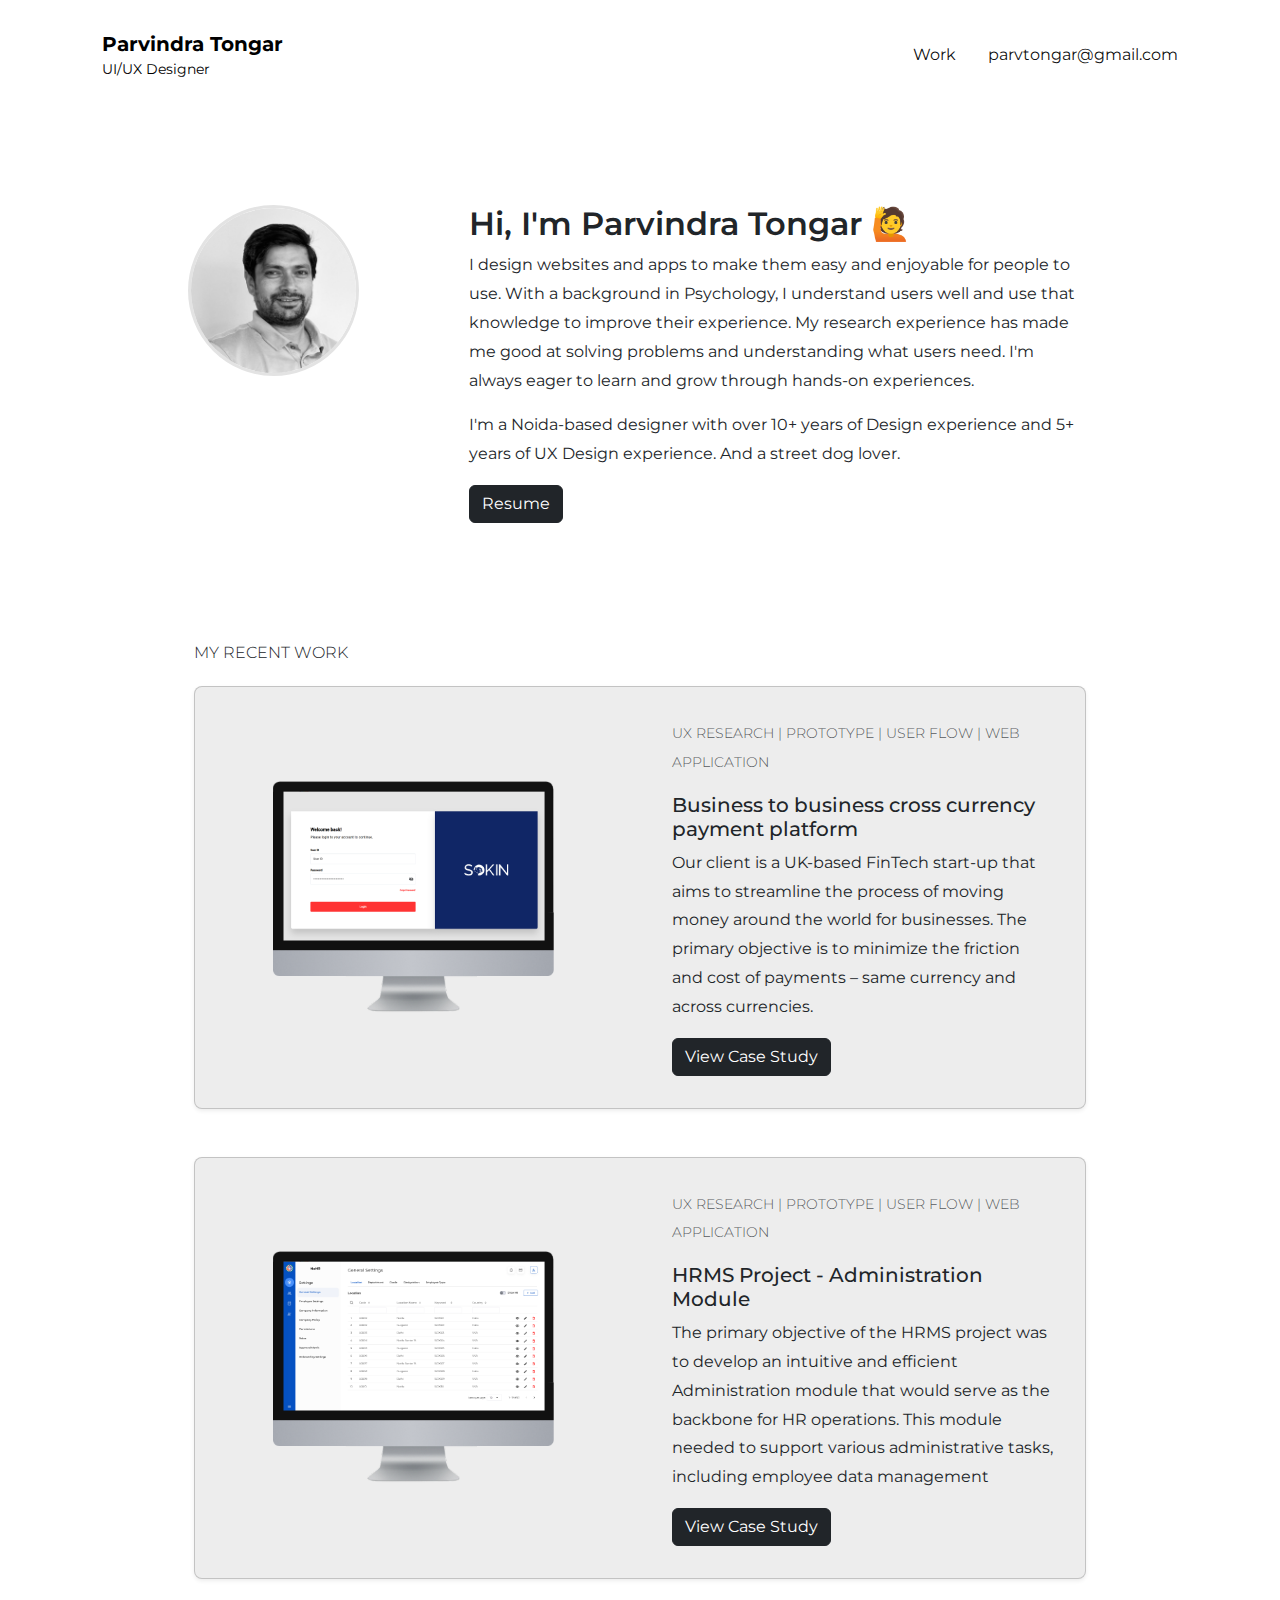
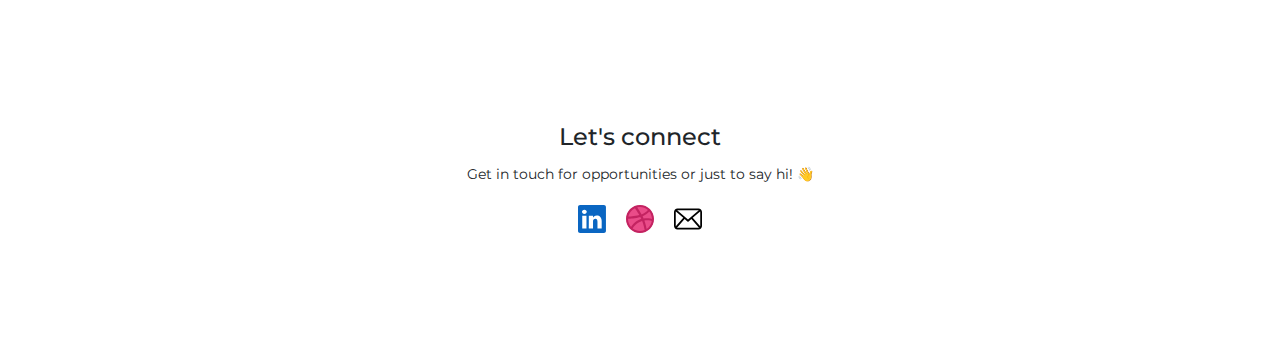
<file: index.html>
<!doctype html>
<html lang="en">

<head>
  <!-- Required meta tags -->
  <meta charset="utf-8">
  <meta http-equiv="X-UA-Compatible" content="IE=edge">
  <meta name="viewport" content="width=device-width, initial-scale=1">

  <!-- Bootstrap CSS -->
  <link href="https://cdn.jsdelivr.net/npm/bootstrap@5.0.1/dist/css/bootstrap.min.css" rel="stylesheet">

  <!-- Custom CSS -->
  <link rel="stylesheet" type="text/css" href="assets/css/style.css">

  <title>Parvindra Tongar | UI/UX Designer</title>

  <!-- Favicon -->
  <link rel="icon" type="image/x-icon" href="favicon.ico">
  <!-- <link rel="apple-touch-icon" sizes="180x180" href="/apple-touch-icon.png">
  <link rel="icon" type="image/png" sizes="32x32" href="/favicon-32x32.png">
  <link rel="icon" type="image/png" sizes="16x16" href="/favicon-16x16.png">
  <link rel="manifest" href="/site.webmanifest">
  <link rel="mask-icon" href="/safari-pinned-tab.svg" color="#5bbad5">
  <meta name="msapplication-TileColor" content="#da532c">
  <meta name="theme-color" content="#ffffff"> -->
</head>

<body>

  <!-- Header Section -->
  <header>
    <nav class="navbar navbar-expand-lg navbar-light bg-transparent">
      <div class="container">
        <a class="navbar-brand" href="index.html">
          <div><strong>Parvindra Tongar</strong></div>
          <div style="font-size: 70%;">UI/UX Designer</div>
        </a>
        <button class="navbar-toggler" type="button" data-bs-toggle="collapse" data-bs-target="#navbarNav"
          aria-controls="navbarNav" aria-expanded="false" aria-label="Toggle navigation">
          <span class="navbar-toggler-icon"></span>
        </button>
        <div class="collapse navbar-collapse" id="navbarNav">
          <ul class="navbar-nav ms-auto">
            <li class="nav-item">
              <a class="nav-link" aria-current="page" href="#recentwork">Work</a>
            </li>
            <li class="nav-item">
              <a class="nav-link"
                href="mailto:parvtongar@gmail.com?subject=Mail from Parvindra Website">parvtongar@gmail.com</a>
            </li>
          </ul>
        </div>
      </div>
    </nav>
  </header>

  <!-- Bio Section -->
  <section class="bio-section">
    <div class="container">
      <div class="row">
        <div class="col-md-4">
          <div class="d-flex justify-content-center align-items-center">
            <img src="assets/img/parvindra_tongar-coloured.jpg" class="img-fluid w-50 my-img">
          </div>
        </div>
        <div class="col-md-7 d-flex align-items-center">
          <div>
            <h1>Hi, I'm Parvindra Tongar 🙋</h1>

            <p>I design websites and apps to make them easy and enjoyable for people to use. With a background in
              Psychology, I understand users well and use that knowledge to improve their experience. My research
              experience has made me good at solving problems and understanding what users need. I'm always eager to
              learn and grow through hands-on experiences.
            </p>
            <p>I'm a Noida-based designer with over 10+ years of Design experience and 5+ years of UX Design
              experience. And a street dog lover.</p>
            <a class="btn btn-dark" href="assets/pdf/Parvindra_UX_Designer_2024_10+yrs.pdf" target="_blank">
              Resume</a>
          </div>
        </div>
      </div>
    </div>
  </section>

  <!-- Projects Section -->
  <section class="projects-section" id="recentwork">
    <div class="container">
      <div class="row">
        <div class="col-10 offset-1">
          <h6 class="text-300 my-4">MY RECENT WORK</h6>
        </div>
      </div>
      <div class="row">
        <div class="col-10 offset-1">

          <!-- project -->
          <div class="card card_one shadow-sm rounded-3 mb-5">
            <div class="row g-0">
              <div class="col-md-6 p-5 d-flex align-items-center">
                <img src="assets/img/fintech-case_study.png" alt="FinTech" class="img-fluid">
              </div>
              <div class="col-md-6 p-3 d-flex align-items-center">
                <div class="card-body">
                  <p class="text-300 text-muted small">UX RESEARCH | PROTOTYPE | USER FLOW | WEB APPLICATION</p>
                  <h5 class="card-title">Business to business cross currency payment platform</h5>
                  <p>
                    Our client is a UK-based FinTech start-up that aims to streamline the process of moving money around
                    the world for businesses. The primary objective is to minimize the friction and cost of payments –
                    same currency and across currencies.
                  </p>
                  <a href="work/case-study-sokin.html" class="btn btn-dark">View Case Study</a>
                </div>
              </div>
            </div>
          </div>

          <!-- project -->
          <div class="card card_one shadow-sm rounded-3 mb-5">
            <div class="row g-0">
              <div class="col-md-6 p-5 d-flex align-items-center">
                <img src="assets/img/hrtech-case_study.png" alt="HRTech" class="img-fluid">
              </div>
              <div class="col-md-6 p-3 d-flex align-items-center">
                <div class="card-body">
                  <p class="text-300 text-muted small">UX RESEARCH | PROTOTYPE | USER FLOW | WEB APPLICATION</p>
                  <h5 class="card-title">HRMS Project - Administration Module</h5>
                  <p>
                    The primary objective of the HRMS project was to develop an intuitive and efficient Administration
                    module that would serve as the backbone for HR operations. This module needed to support various
                    administrative tasks, including employee data management
                  </p>
                  <a href="work/case-study-hrms.html" class="btn btn-dark">View Case Study</a>
                </div>
              </div>
            </div>
          </div>

          <!-- project -->
          <div class="card card_one shadow-sm rounded-3 mb-5 d-none">
            <div class="row g-0">
              <div class="col-md-6 p-5 d-flex align-items-center">
                <img src="assets/img/selected-work-movetek.png" alt="Movtek" class="img-fluid">
              </div>
              <div class="col-md-6 p-3 d-flex align-items-center">
                <div class="card-body">
                  <p class="text-300 text-muted small">UX | RESEARCH | MOBILE APP | ADMIN | WEBSITE</p>
                  <h5 class="card-title">Movtek</h5>
                  <p>
                    The Movtek is an application for getting the price of air and sea freight and
                    create the booking. This application provides the solution in multiple currencies.
                  </p>
                  <a href="work/case-study-movtek.html" class="btn btn-dark">View Case Study</a>
                </div>
              </div>
            </div>
          </div>

          <!-- project -->
          <div class="card card_three shadow-sm rounded-3 mb-5 d-none">
            <div class="row g-0">
              <div class="col-md-6 p-5 d-flex align-items-center">
                <img src="assets/img/selected-work-crocs.png" alt="Crocs" class="img-fluid">
              </div>
              <div class="col-md-6 p-3 d-flex align-items-center">
                <div class="card-body">
                  <p class="text-300 text-muted small">UX | RESEARCH | MOBILE APP | ADMIN</p>
                  <h5 class="card-title">iManage (by Crocs)</h5>
                  <!-- <p class="card-text">Crocs is a mobile application designed to help surveyors to survey crocs stores
                    as per crocs norms.
                  </p> -->
                  <p>
                    iManage is a survey app for Crocs to track and record their stores' performance with the help of an
                    Mobile App with ease and mobility.
                  </p>
                  <p>
                    iManage Web App is one stop to manage Crocs Stores, users, partner stores, track performances,
                    download reports and take decision based on historical survey data.
                  </p>
                  <!-- <p>
                    This App is designed to help surveyors to check stores as per crocs norms. If any point is not up to
                    date as per crocs norms then surveyor can raise complaint for that particular area of the store.
                    Once complaint resolved by store manager, surveyor can close them in the app.</p> -->
                  <a href="work/case-study-crocs.html" class="btn btn-dark">View Case Study</a>
                </div>
              </div>
            </div>
          </div>

          <!-- project -->
          <div class="card card_two shadow-sm rounded-3 mb-5 d-none">
            <div class="row g-0">
              <div class="col-md-6 p-5 d-flex align-items-center">
                <img src="assets/img/selected-work-myweb.png" alt="MyWebs" class="img-fluid">
              </div>
              <div class="col-md-6 p-3 d-flex align-items-center">
                <div class="card-body">
                  <p class="text-300 text-muted small">UX | RESEARCH | MOBILE APP</p>
                  <h5 class="card-title">Myweb</h5>
                  <p class="card-text">My web timeline mobile app helps people to save many types of multimedia files at
                    the same time.</p>
                  <p class="card-text">

                    It can save single snippet or in groups as well. It has Ideastream functionality. If we start
                    Ideastream, all media files created at that period of time will save in an Ideastream (group). For
                    example I am in a meeting so I can take Photos, Videos, Voice Msgs, Text Notes etc in a single
                    Ideastream with the custom title.</p>
                  <a href="work/case-study-myweb.html" class="btn btn-dark">View Case Study</a>
                </div>
              </div>
            </div>
          </div>

          <!-- project -->
          <div class="card card_one shadow-sm rounded-3 mb-5 d-none">
            <div class="row g-0">
              <div class="col-md-6 p-5 d-flex align-items-center">
                <img src="assets/img/selected-work-hm.png" alt="hiremilitary" class="img-fluid">
              </div>
              <div class="col-md-6 p-3 d-flex align-items-center">
                <div class="card-body">
                  <p class="text-300 text-muted small">UX | RESEARCH | WEB DESIGN</p>
                  <h5 class="card-title">Hire Military</h5>
                  <p class="card-text">Many service members transition from active duty every year in USA and are
                    looking for new employment opportunities.</p>
                  <!-- <button class="btn btn-dark">View Case Study</button> -->
                </div>
              </div>
            </div>
          </div>

        </div>
      </div>

    </div>
  </section>

  <!-- Footer Section -->
  <footer>
    <div class="container">
      <div class="row">
        <div class="col text-center">
          <h4>Let's connect</h4>
          <p class="small">Get in touch for opportunities or just to say hi! 👋</p>
          <div>
            <a href="https://www.linkedin.com/in/parvindra-tongar/" target="_blank" class="me-3 social_links"><img
                src="assets/img/social_linkedin.svg" class="icon-footer" alt="LinkedIn" title="LinkedIn"></a>
            <a href="https://dribbble.com/parvindra-tongar" target="_blank" class="me-3 social_links"><img
                src="assets/img/social_dribbble.svg" class="icon-footer" alt="Dribbble" title="Dribbble"></a>
            <a href="mailto:parvtongar@gmail.com?subject=Mail from Parvindra Website" class="social_links"><img
                src="assets/img/social_envalop.svg" class="icon-footer" alt="E-Mail" title="E-Mail"></a>
          </div>

        </div>
      </div>
    </div>
  </footer>

  <!-- Bootstrap Bundle with Popper -->
  <script src="https://cdn.jsdelivr.net/npm/bootstrap@5.0.1/dist/js/bootstrap.bundle.min.js"
    integrity="sha384-gtEjrD/SeCtmISkJkNUaaKMoLD0//ElJ19smozuHV6z3Iehds+3Ulb9Bn9Plx0x4"
    crossorigin="anonymous"></script>
</body>

</html>
</file>
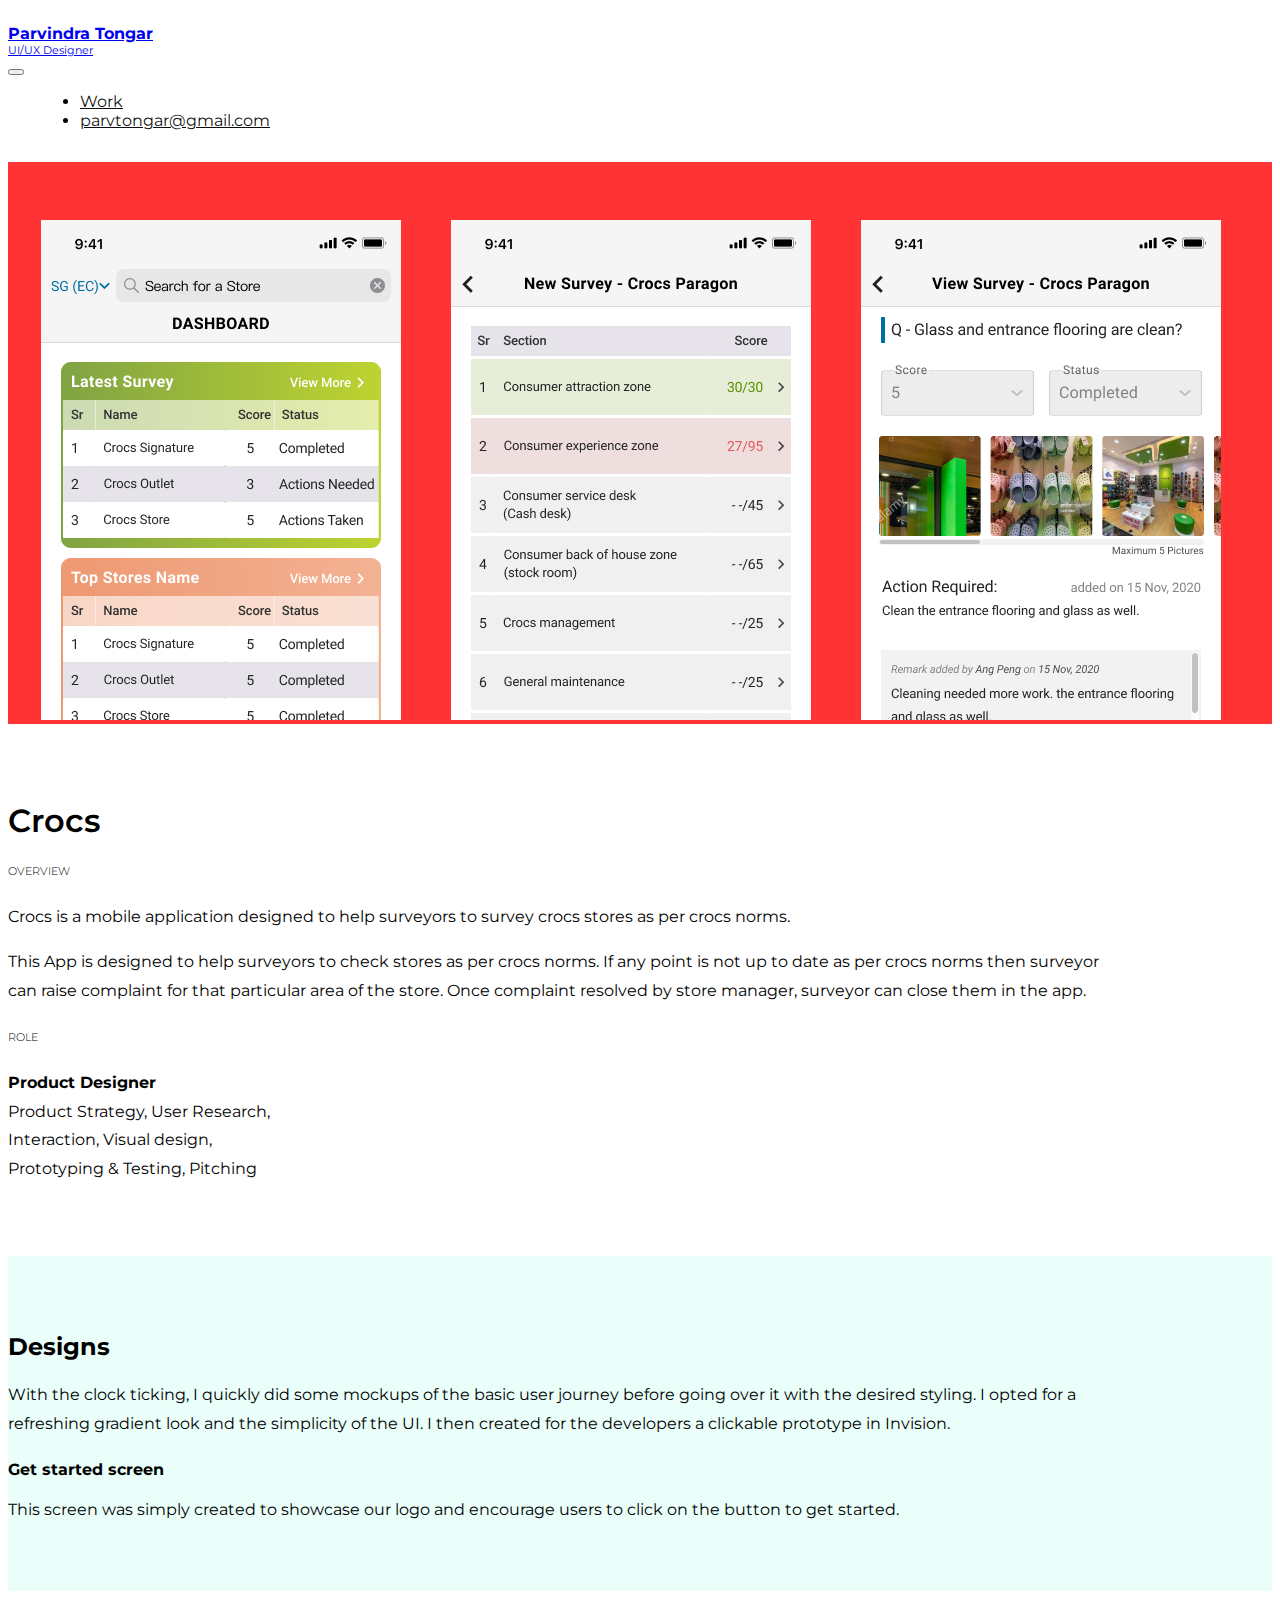
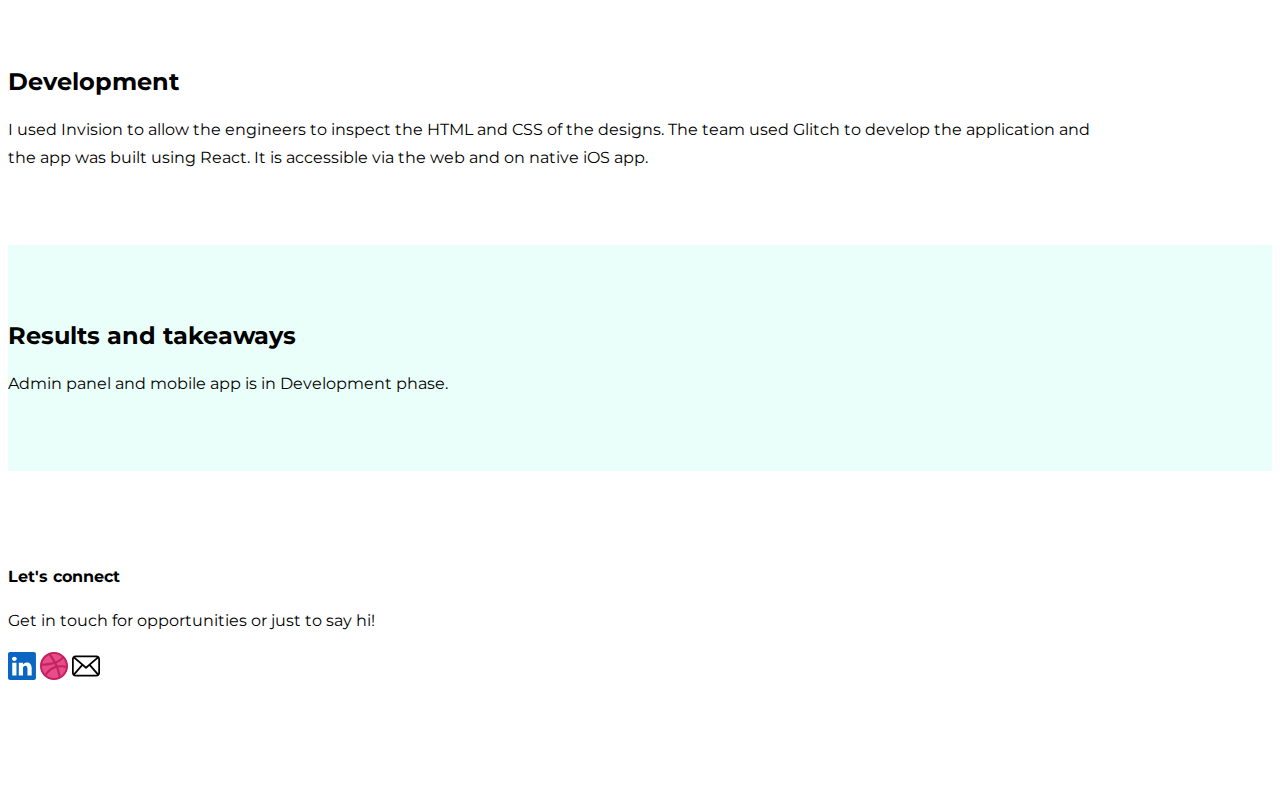
<file: work/case-study-crocs.html>
<!DOCTYPE html>
<html lang="en">

<head>
    <meta charset="UTF-8">
    <meta http-equiv="X-UA-Compatible" content="IE=edge">
    <meta name="viewport" content="width=device-width, initial-scale=1">
    <!-- Bootstrap CSS -->
    <link href="https://cdn.jsdelivr.net/npm/bootstrap@5.0.1/dist/css/bootstrap.min.css" rel="stylesheet"
        integrity="sha384-+0n0xVW2eSR5OomGNYDnhzAbDsOXxcvSN1TPprVMTNDbiYZCxYbOOl7+AMvyTG2x" crossorigin="anonymous">
    <!-- Custom CSS -->
    <link rel="stylesheet" type="text/css" href="../assets/css/style.css">
    <title>Crocs App | Mobile UI/UX</title>
    <!-- Favicon -->
    <link rel="icon" type="image/x-icon" href="../favicon.ico">
    <!-- <link rel="apple-touch-icon" sizes="180x180" href="/../apple-touch-icon.png">
    <link rel="icon" type="image/png" sizes="32x32" href="/../favicon-32x32.png">
    <link rel="icon" type="image/png" sizes="16x16" href="/../favicon-16x16.png">
    <link rel="manifest" href="/../site.webmanifest">
    <link rel="mask-icon" href="/../safari-pinned-tab.svg" color="#5bbad5">
    <meta name="msapplication-TileColor" content="#da532c">
    <meta name="theme-color" content="#ffffff"> -->
</head>

<body>

    <!-- Header Section -->
    <header>
        <nav class="navbar navbar-expand-lg navbar-light bg-transparent">
            <div class="container">
                <a class="navbar-brand" href="../index.html">
                    <div><strong>Parvindra Tongar</strong></div>
                    <div style="font-size: 70%;">UI/UX Designer</div>
                </a>
                <button class="navbar-toggler" type="button" data-bs-toggle="collapse" data-bs-target="#navbarNav"
                    aria-controls="navbarNav" aria-expanded="false" aria-label="Toggle navigation">
                    <span class="navbar-toggler-icon"></span>
                </button>
                <div class="collapse navbar-collapse" id="navbarNav">
                    <ul class="navbar-nav ms-auto">
                        <li class="nav-item">
                            <a class="nav-link" aria-current="page" href="../index.html#recentwork">Work</a>
                        </li>
                        <li class="nav-item">
                            <a class="nav-link"
                                href="mailto:parvtongar@gmail.com?subject=Mail from Parvindra Website">parvtongar@gmail.com</a>
                        </li>
                    </ul>
                </div>
            </div>
        </nav>
    </header>

    <!-- Banner section -->
    <section class="banner-section-crocs">
        <div class="container">
            <div class="row">
                <div class="col">
                    <img src="../assets/img/crocs.png" class="img-fluid" alt="Crocs">
                    <!-- <img src="../assets/img/crocs2.png" alt="Crocs">
                    <img src="../assets/img/crocs3.png" alt="Crocs"> -->
                </div>
            </div>
        </div>
    </section>

    <!-- Main Container -->
    <section class="main-container">
        <div class="container white-bg">
            <h1 class="py-5">Crocs</h1>
            <div class="row mt-5">
                <div class="col-md-5">
                    <h6 class="text-300 mb-4">OVERVIEW</h6>
                    <p>
                        Crocs is a mobile application designed to help surveyors to survey crocs stores as per crocs
                        norms.
                    </p>
                    <p>
                        This App is designed to help surveyors to check stores as per crocs norms. If any point is not
                        up to date
                        as per crocs norms then surveyor can raise complaint for that particular area of the store. Once
                        complaint resolved by
                        store manager, surveyor can close them in the app.
                    </p>
                </div>
                <div class="col-md-5 offset-md-2">
                    <h6 class="text-300 mb-4">ROLE</h6>
                    <p>
                        <strong>Product Designer</strong> <br>
                        Product Strategy, User Research, <br>
                        Interaction, Visual design, <br>
                        Prototyping & Testing, Pitching
                    </p>
                </div>
            </div>
        </div>

        <!-- <div class="container-fluid light-green-bg">
            <div class="container">
                <h2 class="mb-5">Background</h2>
                <p>
                    Greta Thunberg is one of the many individuals of our generation concerned about the future of our planet and the need for immediate action to combat climate change. As part of the weekend hackathon, my team and I wanted to tackle this issue and raise awareness of how individuals can contribute to lessening their impact on the environment through simple daily tasks.

                    <h5 class="text-center my-4 fw-bold">Leaf won the Best Experience and Design award.</h5>
                    
                    I was the sole designer on the team alongside 1 business analyst and 4 engineers. I was responsible for the product design and UX/UI experience for the app. Whilst the hackathon was short, some key achievements listed below:

                    <ul>
                        <li>Applied design sprints to inform our process. I was able to effectively apply the design sprints process to identify the problem, ideate on the solution, prototype and implement the final product.</li>
                        <li>Executed end to end. The fact that the engineers were able to code the final designs in such a short period of time demonstrated our ability to execute and ship features as a team.</li>
                        <li>Won the design award. It's worth noting that the best designs are not a result of the designer on the team. Each person from design, engineering and business was able to contribute to the solution which resulted in a very collaborative and impressive result.</li>
                    </ul>
                    
                </p>
            </div>
        </div>

        <div class="container-fluid white-bg">
            <div class="container">
                <h2 class="mb-5">Understanding the problem</h2>
                <p>
                    I conducted a brainstorming workshop with the team to uncover pains felt by individuals. It was revealed that:
                    <ul>
                        <li>Individuals were unaware of their direct impact of their water, electricity and consumption on the environment</li>
                        <li>Individuals wanted to take action on reducing their carbon footprint but didn't know where to begin</li>
                        <li>Individuals would be more conscious of their actions if their impact was quantifiable and measurable</li>
                    </ul>
                </p>
            </div>
        </div>

        <div class="container-fluid light-green-bg">
            <div class="container">
                <h2 class="mb-5">Product vision and solution</h2>
                <p>
                    From these findings, we decided as a product to identify key business goals:
                    <ul>
                        <li>We want users to understand the impact of their current usage</li>
                        <li>We want users to take actions to reduce their water, waste and electricity usage</li>
                        <li>We want users to understand how their actions positively affect change</li>
                    </ul>
                </p>
                <p>
                    As a starting point, we each did some market research on competitors to investigate the current offerings in the market and take inspiration from particular features that we liked about each app.
                </p>
                <p> 
                    I then conducted a 15 minute sketching session to encourage each member of the team to draw out their vision of the solution.
                </p>
            </div>
        </div>

        <div class="container-fluid white-bg">
            <div class="container">
                <h2>Defining the MVP</h2>
                <p>
                    Based on the sketching sessions, it was revealed that there were commonalties in the product vision. We identified the following key user stories:

                    <ul>
                        <li>Set a goal. Users can define environmental goals e.g. to save electricity, conserve water, reduce waste.</li>
                        <li>Receive tasks to do. Users receive a list of actions to perform based on their goals e.g. turn off unused lights, turn off running taps, switch off unused powerpoints etc.</li>
                        <li>View impact over time. Users can see their progress over time and the measurable impact of their actions on the environment.</li>
                        <li>Earn Rewards. Users are rewarded for efforts towards reducing their carbon footprint in the form of discounts on electricity and water bills.</li>
                    </ul>
                </p>
                <p>
                    In order for the engineers to begin on the architecture, I mocked up the main screens for the MVP based off the sketches created by the team and came up with the following:
                    <ul>
                        <li>Login screen</li>
                        <li>Register profile</li>
                        <li>Select a goal</li>
                        <li>To do list</li>
                        <li>Progress dashboard</li>
                        <li>Rewards page</li>
                    </ul>
                </p>
            </div>
        </div> -->

        <div class="container-fluid light-green-bg">
            <div class="container">
                <h2>Designs</h2>
                <p>
                    With the clock ticking, I quickly did some mockups of the basic user journey before going over it
                    with the desired styling. I opted for a refreshing gradient look and the simplicity of the UI. I
                    then created for the developers a clickable prototype in Invision.
                <h4 class="fw-bold">
                    Get started screen
                </h4>
                This screen was simply created to showcase our logo and encourage users to click on the button to get
                started.
                </p>
            </div>
        </div>

        <div class="container-fluid white-bg">
            <div class="container">
                <h2>Development</h2>
                <p>
                    I used Invision to allow the engineers to inspect the HTML and CSS of the designs. The team used
                    Glitch to develop the application and the app was built using React. It is accessible via the web
                    and on native iOS app.
                </p>
            </div>
        </div>

        <div class="container-fluid light-green-bg">
            <div class="container">
                <h2>Results and takeaways</h2>
                <p>
                    Admin panel and mobile app is in Development phase.
                </p>
                <!-- <p>
                    We were able to successfully implement 75% of the designs and delivered a presentation at the end of
                    the hackathon to a panel of judges. We took home the Best Experience and Design Award at the end of
                    the night.
                </p>
                <p>
                    Thanks to Girl Geek Sydney and Canva, I had a really enjoyable experience at this hackathon. I was
                    extremely fortunate to have worked with some incredibly bright and talented female engineers and
                    business analysts to come up with a product in a short period of time.
                </p>
                <p>
                    Some key takeaways from this hackathon are that:
                <ul>
                    <li>The best designs come from collaboration. It was inspiring to see how each person was able to
                        bring to the table a different perspective during the sketching sessions. I noticed that
                        non-technical people are unlimited with their ideas due to their lack of technical knowledge;
                        whereas technical people are grounded in reality and can be a great sounding board for what is
                        possible.</li>
                    <li>Design thinking is key to effective products. This lean framework really helped to shape the
                        workshops and discussions with the team as it allowed me to stay focussed and on track
                        throughout the entire hackathon.</li>
                    <li>First impressions first. Hackathons are all about selling the dream. Putting the user experience
                        first is vital because people will only care about how they use the product. The simplicity of
                        our app's experience helped to differentiate our proposition and stand out.</li>
                </ul>


                </p> -->
            </div>
        </div>

    </section>

    <!-- Footer Section -->
    <footer>
        <div class="container">
            <div class="row">
                <div class="col text-center">
                    <h4>Let's connect</h4>
                    <p class="small">Get in touch for opportunities or just to say hi!</p>
                    <div>
                        <a href="https://www.linkedin.com/in/parvindra-tongar/" target="_blank"
                            class="me-3 social_links"><img src="../assets/img/social_linkedin.svg" class="icon-footer"
                                alt="LinkedIn" title="LinkedIn"></a>
                        <a href="https://dribbble.com/parvindra-tongar" target="_blank" class="me-3 social_links"><img
                                src="../assets/img/social_dribbble.svg" class="icon-footer" alt="Dribbble"
                                title="Dribbble"></a>
                        <a href="mailto:parvtongar@gmail.com?subject=Mail from Parvindra Website"
                            class="social_links"><img src="../assets/img/social_envalop.svg" class="icon-footer"
                                alt="E-Mail" title="E-Mail"></a>
                    </div>

                </div>
            </div>
        </div>
    </footer>

    <!-- Bootstrap Bundle with Popper -->
    <script src="https://cdn.jsdelivr.net/npm/bootstrap@5.0.1/dist/js/bootstrap.bundle.min.js"
        integrity="sha384-gtEjrD/SeCtmISkJkNUaaKMoLD0//ElJ19smozuHV6z3Iehds+3Ulb9Bn9Plx0x4"
        crossorigin="anonymous"></script>
</body>

</html>
</file>
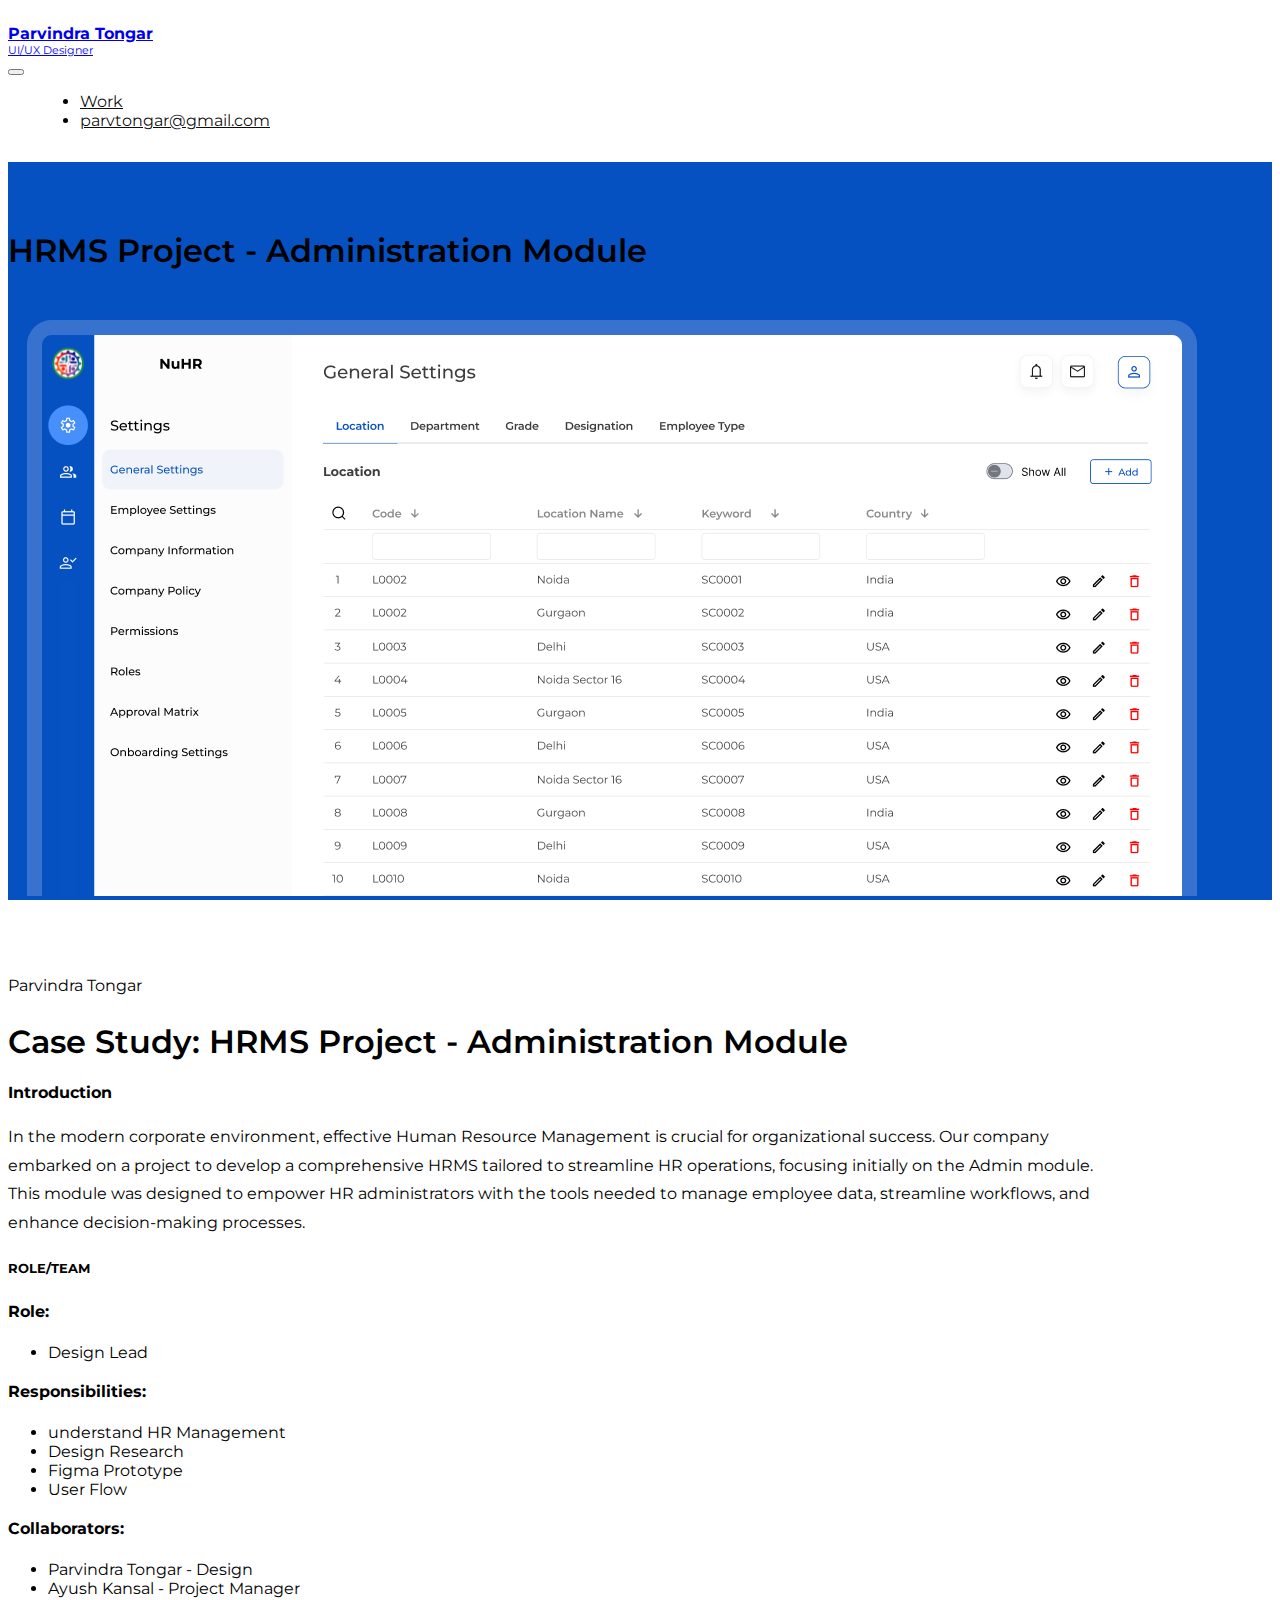
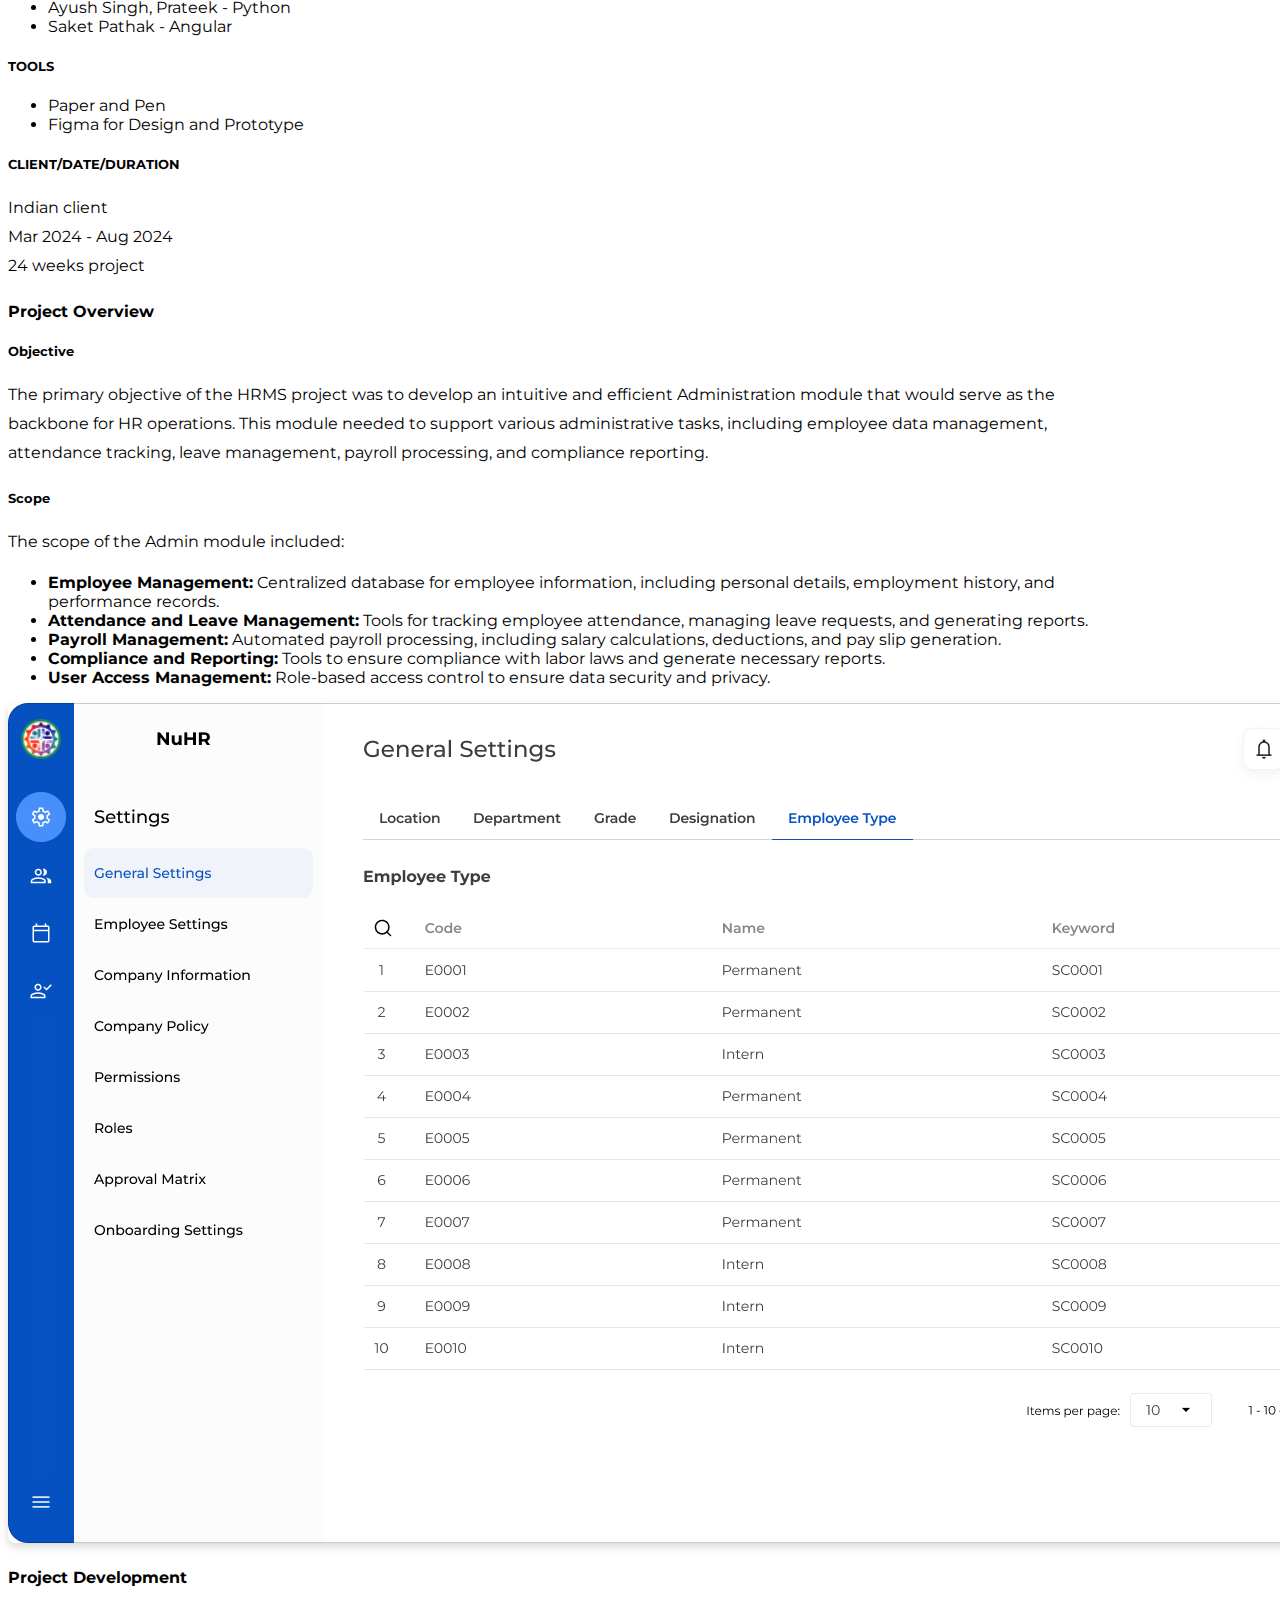
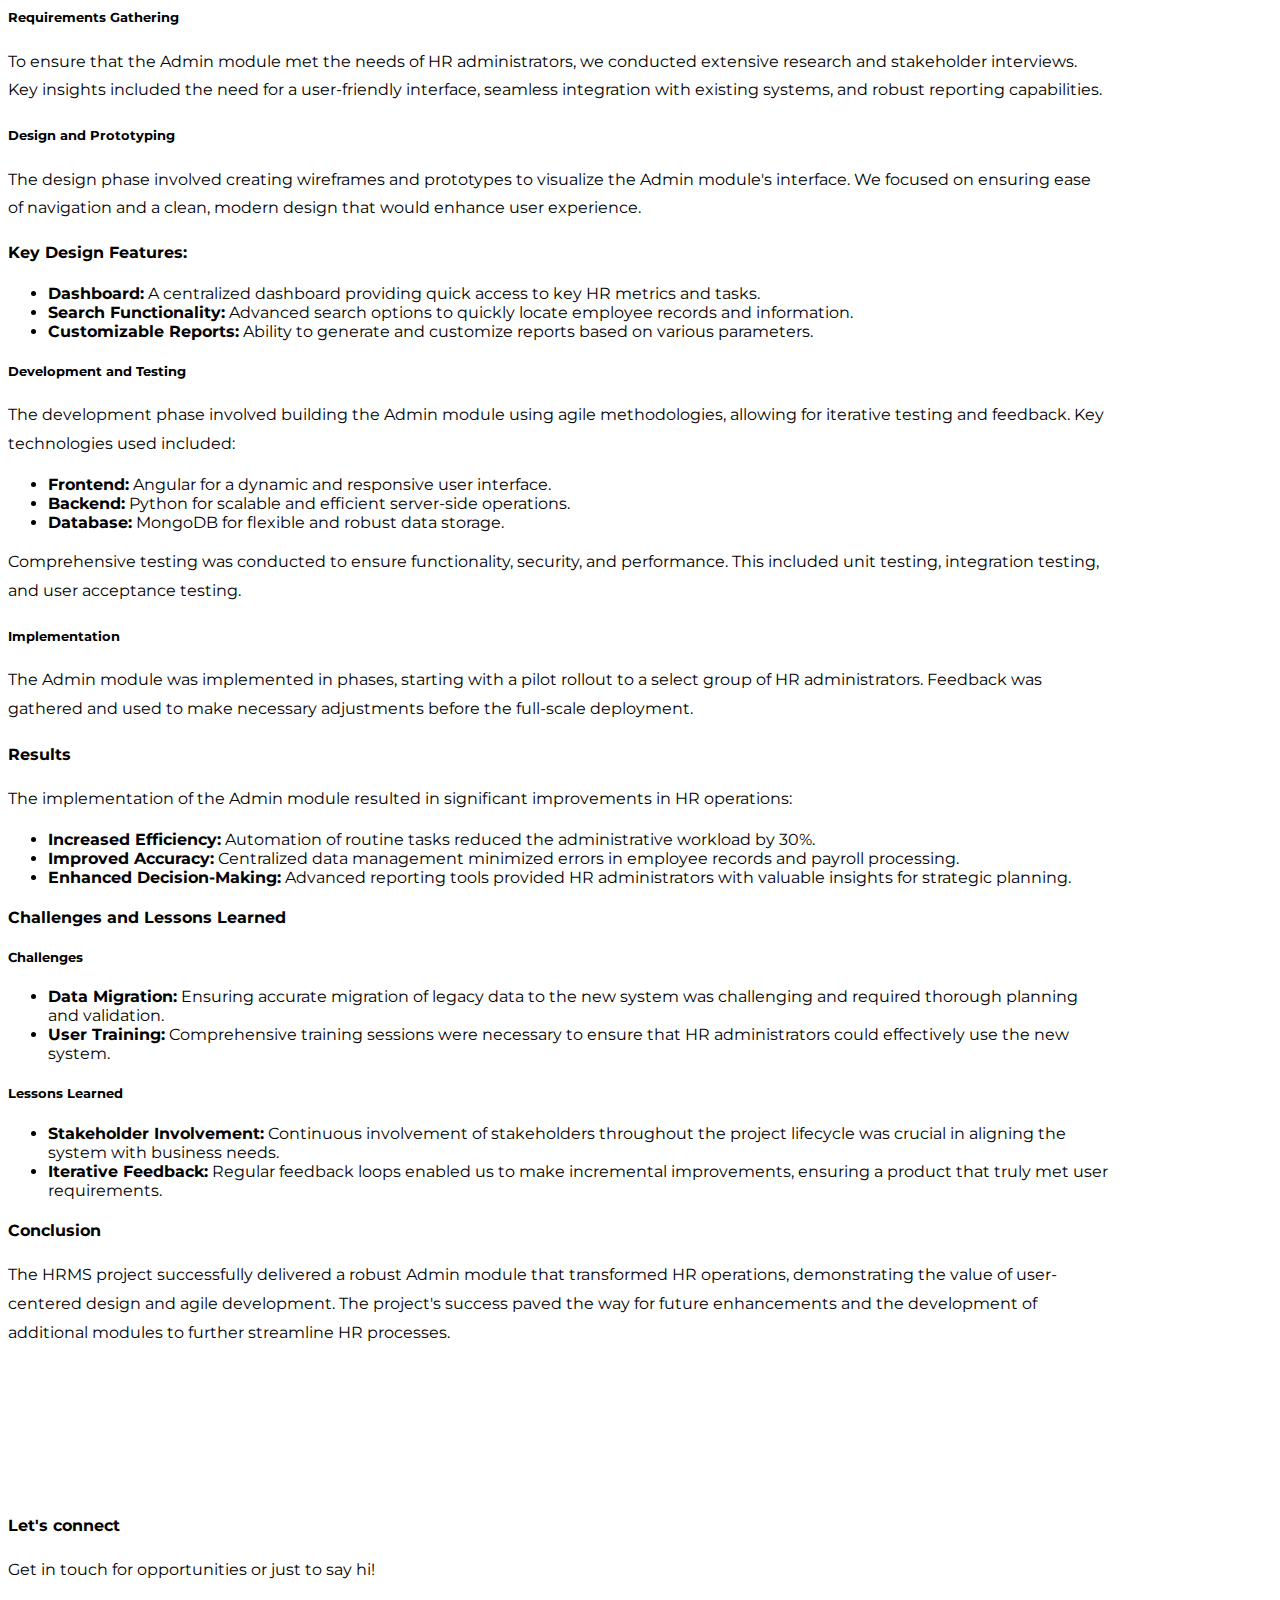
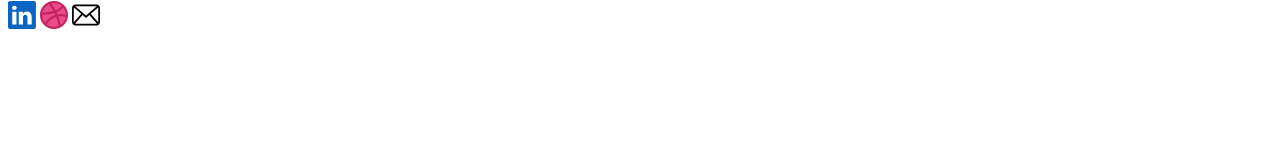
<file: work/case-study-hrms.html>
<!DOCTYPE html>
<html lang="en">

<head>
    <meta charset="UTF-8">
    <meta http-equiv="X-UA-Compatible" content="IE=edge">
    <meta name="viewport" content="width=device-width, initial-scale=1">
    <!-- Bootstrap CSS -->
    <link href="https://cdn.jsdelivr.net/npm/bootstrap@5.0.1/dist/css/bootstrap.min.css" rel="stylesheet"
        integrity="sha384-+0n0xVW2eSR5OomGNYDnhzAbDsOXxcvSN1TPprVMTNDbiYZCxYbOOl7+AMvyTG2x" crossorigin="anonymous">
    <!-- Custom CSS -->
    <link rel="stylesheet" type="text/css" href="../assets/css/style.css">
    <title>UX | HRTech | Web Application </title>
    <!-- Favicon -->
    <link rel="icon" type="image/x-icon" href="../favicon.ico">
    <!-- <link rel="apple-touch-icon" sizes="180x180" href="/../apple-touch-icon.png">
    <link rel="icon" type="image/png" sizes="32x32" href="/../favicon-32x32.png">
    <link rel="icon" type="image/png" sizes="16x16" href="/../favicon-16x16.png">
    <link rel="manifest" href="/../site.webmanifest">
    <link rel="mask-icon" href="/../safari-pinned-tab.svg" color="#5bbad5">
    <meta name="msapplication-TileColor" content="#da532c">
    <meta name="theme-color" content="#ffffff"> -->
</head>

<body>

    <!-- Header Section -->
    <header>
        <nav class="navbar navbar-expand-lg navbar-light bg-transparent">
            <div class="container">
                <a class="navbar-brand" href="../index.html">
                    <div><strong>Parvindra Tongar</strong></div>
                    <div style="font-size: 70%;">UI/UX Designer</div>
                </a>
                <button class="navbar-toggler" type="button" data-bs-toggle="collapse" data-bs-target="#navbarNav"
                    aria-controls="navbarNav" aria-expanded="false" aria-label="Toggle navigation">
                    <span class="navbar-toggler-icon"></span>
                </button>
                <div class="collapse navbar-collapse" id="navbarNav">
                    <ul class="navbar-nav ms-auto">
                        <li class="nav-item">
                            <a class="nav-link" aria-current="page" href="../index.html#recentwork">Work</a>
                        </li>
                        <li class="nav-item">
                            <a class="nav-link"
                                href="mailto:parvtongar@gmail.com?subject=Mail from Parvindra Website">parvtongar@gmail.com</a>
                        </li>
                    </ul>
                </div>
            </div>
        </nav>
    </header>

    <!-- Banner section -->
    <section class="banner-section-blue">
        <div class="container">
            <div class="row">
                <div class="col-12">
                    <h1 class="my-4 text-white text-center">HRMS Project - Administration Module</h1>
                </div>
                <div class="col">
                    <img src="../assets/img/hrms-main-banner.png" class="img-fluid" alt="Case Study">
                </div>
            </div>
        </div>
    </section>

    <!-- Main Container -->
    <section class="main-container">
        <div class="container white-bg">
            <div class="row">

                <div class="col-12">
                    <p>Parvindra Tongar</p>
                    <h1>Case Study: HRMS Project - Administration Module</h1>
                    <h4 class="mt-5 mb-4">Introduction</h4>
                    <p>In the modern corporate environment, effective Human Resource Management is crucial for
                        organizational success. Our company embarked on a project to develop a comprehensive HRMS
                        tailored to streamline HR operations, focusing initially on the Admin module. This module was
                        designed to empower HR administrators with the tools needed to manage employee data, streamline
                        workflows, and enhance decision-making processes.</p>
                </div>
                <div class="col-md-4">
                    <h5>ROLE/TEAM</h5>
                    <p class="m-0"><strong>Role:</strong></p>
                    <ul>
                        <li>Design Lead</li>
                    </ul>
                    <p class="m-0"><strong>Responsibilities:</strong></p>
                    <ul>
                        <li>understand HR Management</li>
                        <li>Design Research</li>
                        <li>Figma Prototype</li>
                        <li>User Flow</li>
                    </ul>
                    <p class="m-0"><strong>Collaborators:</strong></p>
                    <ul>
                        <li>Parvindra Tongar - Design </li>
                        <li>Ayush Kansal - Project Manager</li>
                        <li>Ayush Singh, Prateek - Python</li>
                        <li>Saket Pathak - Angular</li>
                    </ul>
                </div>
                <div class="col-md-4">
                    <h5>TOOLS</h5>
                    <ul>
                        <li>Paper and Pen</li>
                        <li>Figma for Design and Prototype</li>
                    </ul>
                </div>
                <div class="col-md-4">
                    <h5>CLIENT/DATE/DURATION</h5>
                    <p class="m-0">Indian client
                        <br>Mar 2024 - Aug 2024
                        <br>24 weeks project
                    </p>
                </div>

                <h4 class="mt-5 mb-4">Project Overview</h4>
                <div class="col-md-6">
                    <h5>Objective</h5>
                    <p>The primary objective of the HRMS project was to develop an intuitive and efficient
                        Administration module that would serve as the backbone for HR operations. This module needed to
                        support various administrative tasks, including employee data management, attendance tracking,
                        leave management, payroll processing, and compliance reporting.</p>
                    <h5>Scope</h5>
                    <p>The scope of the Admin module included:</p>
                    <ul>
                        <li><strong>Employee Management:</strong> Centralized database for employee information,
                            including personal details, employment history, and performance records.</li>
                        <li><strong>Attendance and Leave Management:</strong> Tools for tracking employee attendance,
                            managing leave requests, and generating reports.</li>
                        <li><strong>Payroll Management:</strong> Automated payroll processing, including salary
                            calculations, deductions, and pay slip generation.</li>
                        <li><strong>Compliance and Reporting:</strong> Tools to ensure compliance with labor laws and
                            generate necessary reports.</li>
                        <li><strong>User Access Management:</strong> Role-based access control to ensure data security
                            and privacy.</li>
                    </ul>
                </div>
                <div class="col-md-6">
                    <img src="../assets/img/hrms-1.png" alt="Case Study" class="img-fluid rounded"
                        style="box-shadow: 0 4px 8px rgba(0, 0, 0, .15);">
                </div>

                <!-- Project Development -->
                <div class="col-12">
                    <h4 class="mt-5 mb-4">Project Development</h4>
                    <h5>Requirements Gathering</h5>
                    <p>To ensure that the Admin module met the needs of HR administrators, we conducted extensive
                        research and stakeholder interviews. Key insights included the need for a user-friendly
                        interface, seamless integration with existing systems, and robust reporting capabilities.</p>
                    <h5>Design and Prototyping</h5>
                    <p>The design phase involved creating wireframes and prototypes to visualize the Admin module's
                        interface. We focused on ensuring ease of navigation and a clean, modern design that would
                        enhance user experience.</p>
                    <p><strong>Key Design Features:</strong></p>
                    <ul>
                        <li><strong>Dashboard:</strong> A centralized dashboard providing quick access to key HR metrics
                            and tasks.</li>
                        <li><strong>Search Functionality:</strong> Advanced search options to quickly locate employee
                            records and information.</li>
                        <li><strong>Customizable Reports:</strong> Ability to generate and customize reports based on
                            various parameters.</li>
                    </ul>
                    <h5>Development and Testing</h5>
                    <p>The development phase involved building the Admin module using agile methodologies, allowing for
                        iterative testing and feedback. Key technologies used included:</p>
                    <ul>
                        <li><strong>Frontend:</strong> Angular for a dynamic and responsive user interface.</li>
                        <li><strong>Backend:</strong> Python for scalable and efficient server-side
                            operations.</li>
                        <li><strong>Database:</strong> MongoDB for flexible and robust data storage.</li>
                    </ul>
                    <p>Comprehensive testing was conducted to ensure functionality, security, and performance. This
                        included unit testing, integration testing, and user acceptance testing.</p>
                    <h5>Implementation</h5>
                    <p>The Admin module was implemented in phases, starting with a pilot rollout to a select group of HR
                        administrators. Feedback was gathered and used to make necessary adjustments before the
                        full-scale deployment.</p>
                </div>

                <!-- Results -->
                <div class="col-12">
                    <h4 class="mt-5 mb-4">Results</h4>
                    <p>The implementation of the Admin module resulted in significant improvements in HR operations:</p>
                    <ul>
                        <li><strong>Increased Efficiency:</strong> Automation of routine tasks reduced the
                            administrative workload by 30%.</li>
                        <li><strong>Improved Accuracy:</strong> Centralized data management minimized errors in employee
                            records and payroll processing.</li>
                        <li><strong>Enhanced Decision-Making:</strong> Advanced reporting tools provided HR
                            administrators with valuable insights for strategic planning.</li>
                    </ul>
                </div>

                <!-- Challenges and Lessons Learned -->
                <div class="col-12">
                    <h4 class="mt-5 mb-4">Challenges and Lessons Learned</h4>
                    <h5>Challenges</h5>
                    <ul>
                        <li><strong>Data Migration:</strong> Ensuring accurate migration of legacy data to the new
                            system was challenging and required thorough planning and validation.</li>
                        <li><strong>User Training:</strong> Comprehensive training sessions were necessary to ensure
                            that HR administrators could effectively use the new system.</li>
                    </ul>
                    <h5>Lessons Learned</h5>
                    <ul>
                        <li><strong>Stakeholder Involvement:</strong> Continuous involvement of stakeholders throughout
                            the project lifecycle was crucial in aligning the system with business needs.</li>
                        <li><strong>Iterative Feedback:</strong> Regular feedback loops enabled us to make incremental
                            improvements, ensuring a product that truly met user requirements.</li>
                    </ul>

                </div>

                <!-- Conclusion -->
                <div class="col-12">
                    <h4 class="mt-5 mb-4">Conclusion</h4>
                    <p>The HRMS project successfully delivered a robust Admin module that transformed HR operations,
                        demonstrating the value of user-centered design and agile development. The project's
                        success paved the way for future enhancements and the development of additional modules to
                        further streamline HR processes.</p>
                </div>

            </div>
        </div>

    </section>

    <!-- Footer Section -->
    <footer>
        <div class="container">
            <div class="row">
                <div class="col text-center">
                    <h4>Let's connect</h4>
                    <p class="small">Get in touch for opportunities or just to say hi!</p>
                    <div>
                        <a href="https://www.linkedin.com/in/parvindra-tongar/" target="_blank"
                            class="me-3 social_links"><img src="../assets/img/social_linkedin.svg" class="icon-footer"
                                alt="LinkedIn" title="LinkedIn"></a>
                        <a href="https://dribbble.com/parvindra-tongar" target="_blank" class="me-3 social_links"><img
                                src="../assets/img/social_dribbble.svg" class="icon-footer" alt="Dribbble"
                                title="Dribbble"></a>
                        <a href="mailto:parvtongar@gmail.com?subject=Mail from Parvindra Website"
                            class="social_links"><img src="../assets/img/social_envalop.svg" class="icon-footer"
                                alt="E-Mail" title="E-Mail"></a>
                    </div>

                </div>
            </div>
        </div>
    </footer>

    <!-- Bootstrap Bundle with Popper -->
    <script src="https://cdn.jsdelivr.net/npm/bootstrap@5.0.1/dist/js/bootstrap.bundle.min.js"
        integrity="sha384-gtEjrD/SeCtmISkJkNUaaKMoLD0//ElJ19smozuHV6z3Iehds+3Ulb9Bn9Plx0x4"
        crossorigin="anonymous"></script>
</body>

</html>
</file>
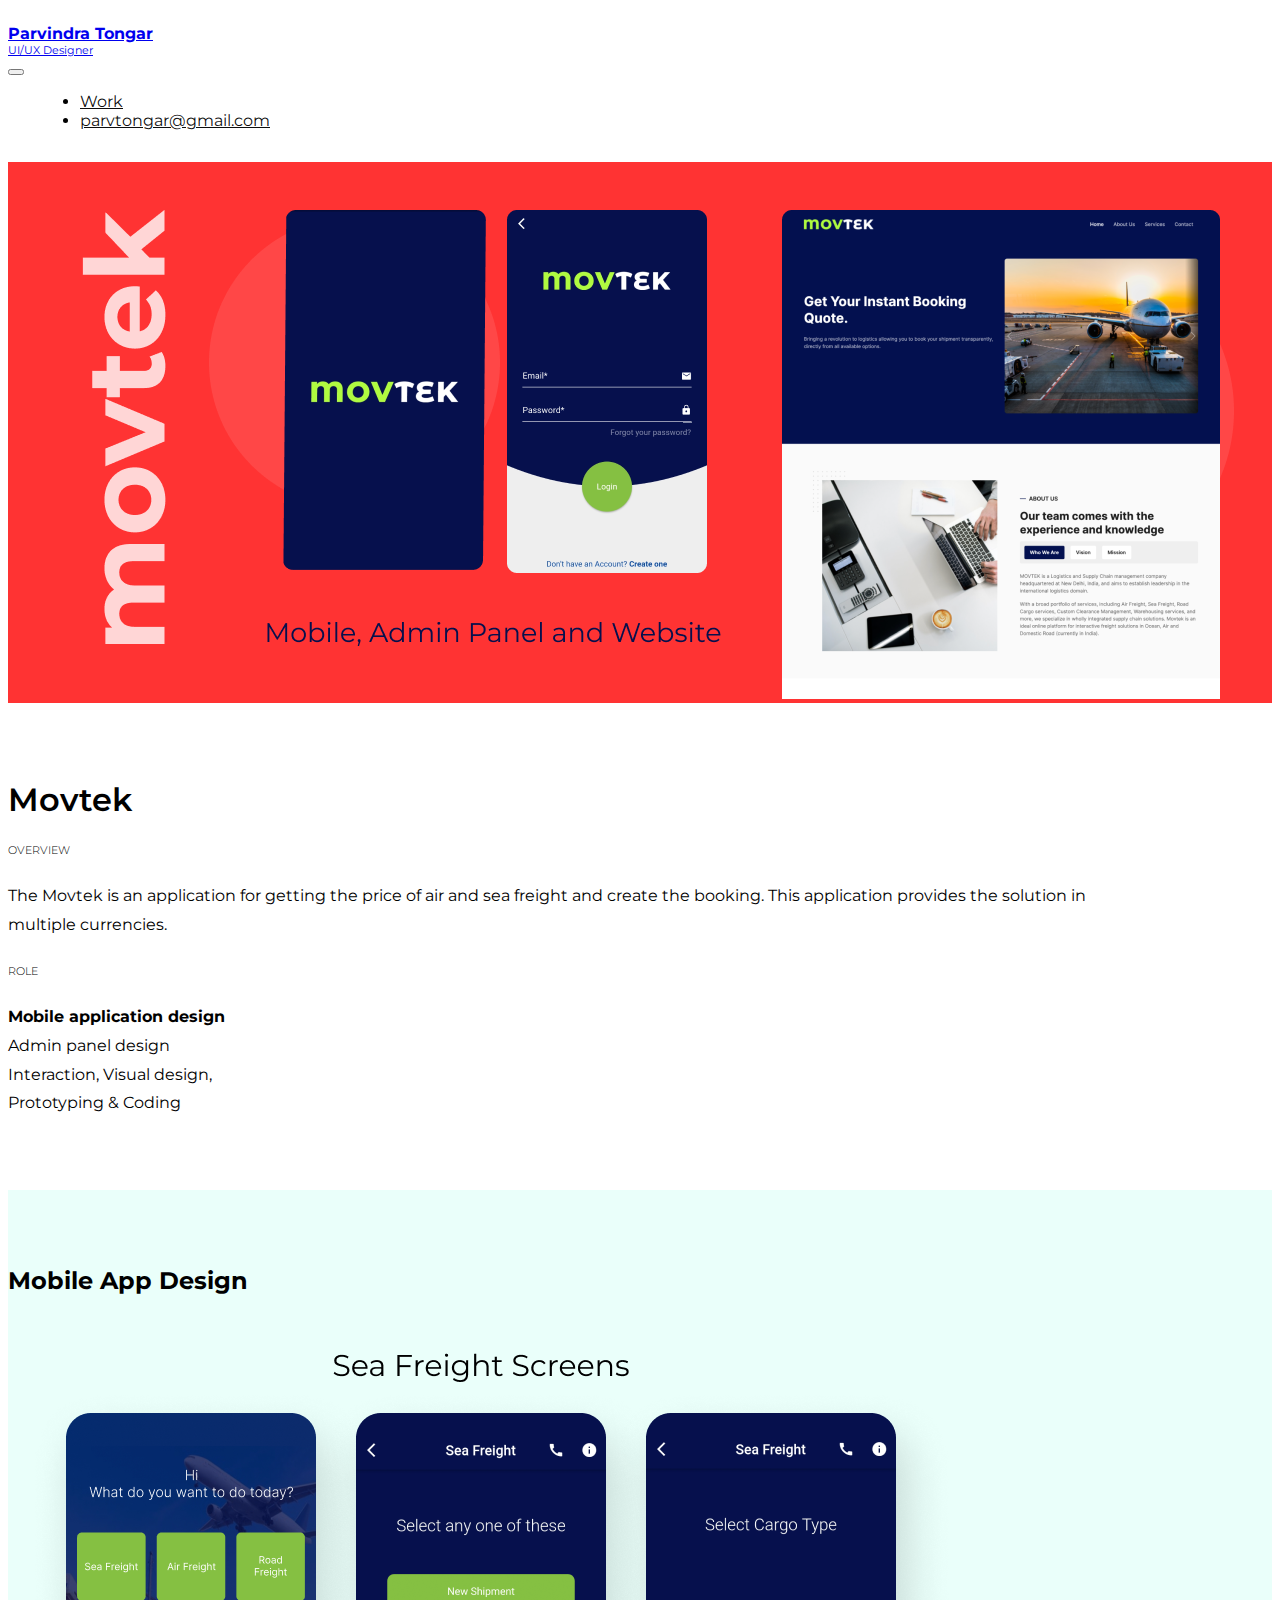
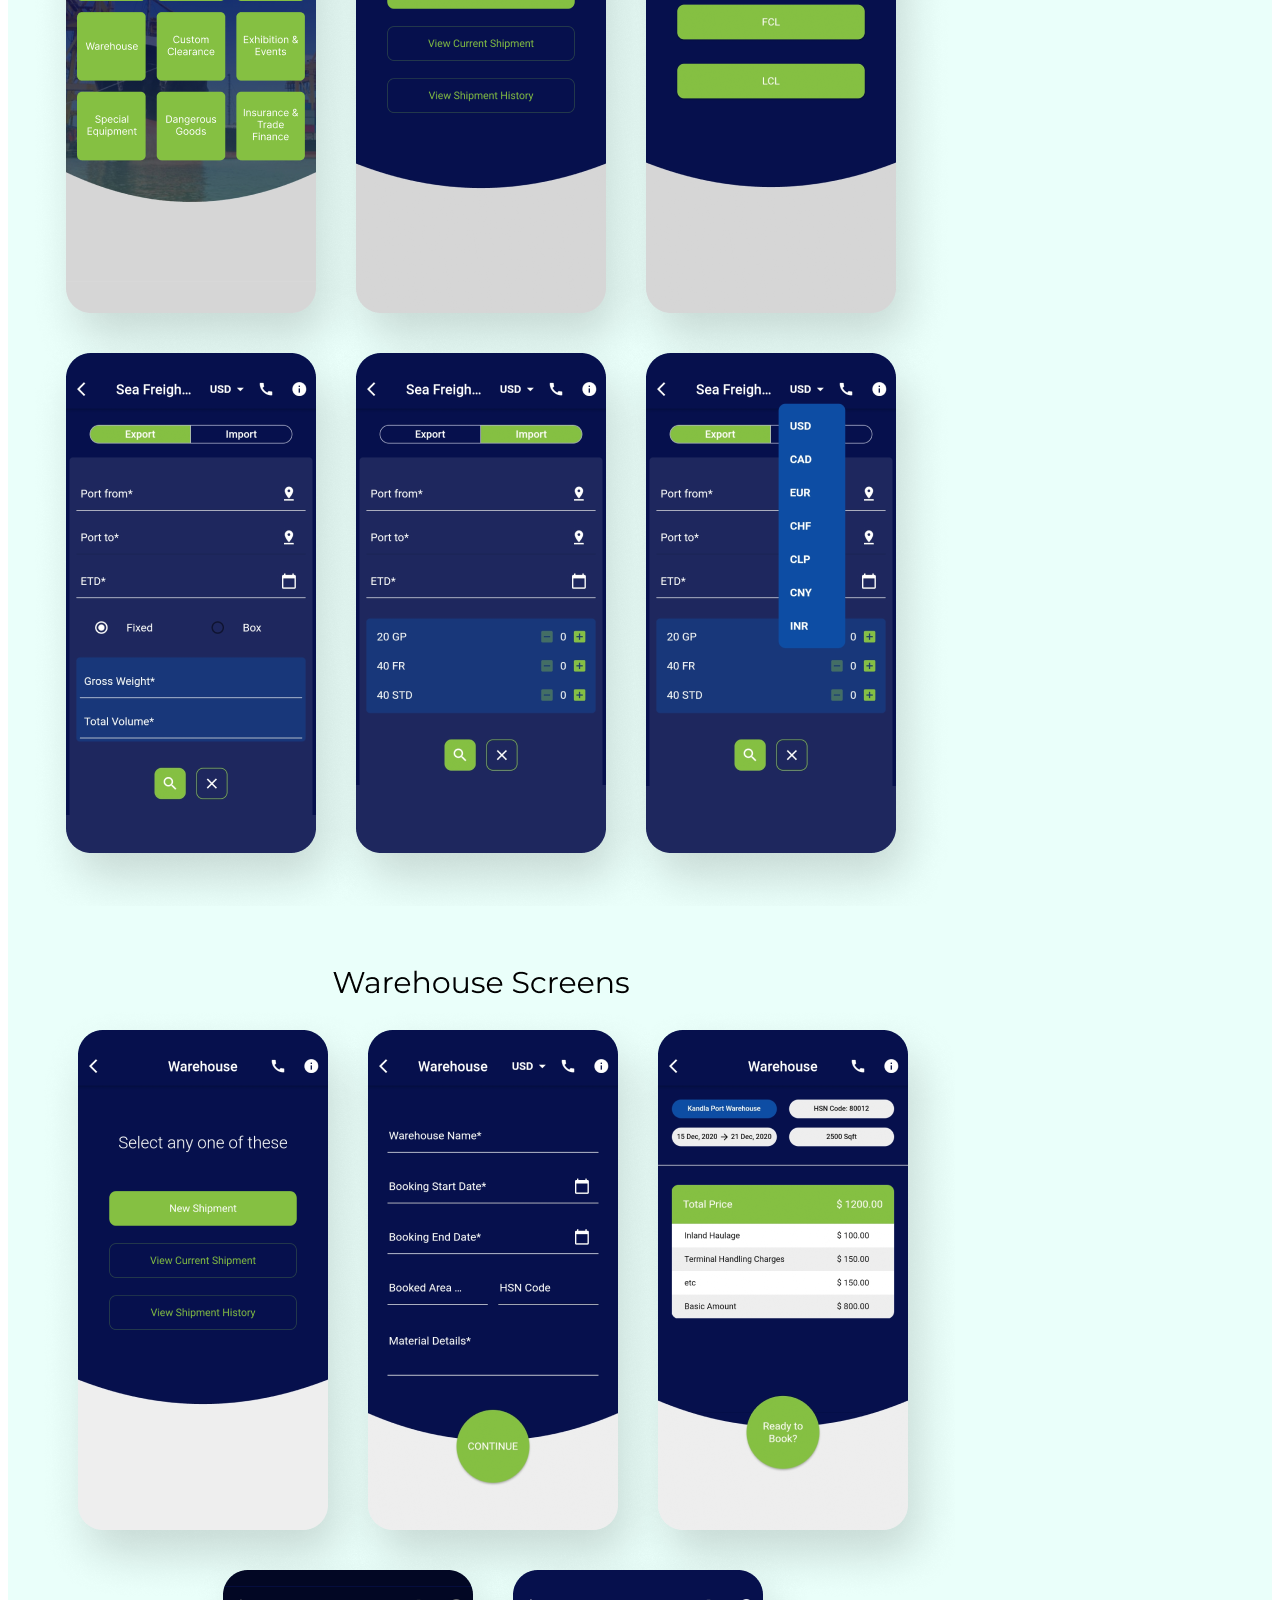
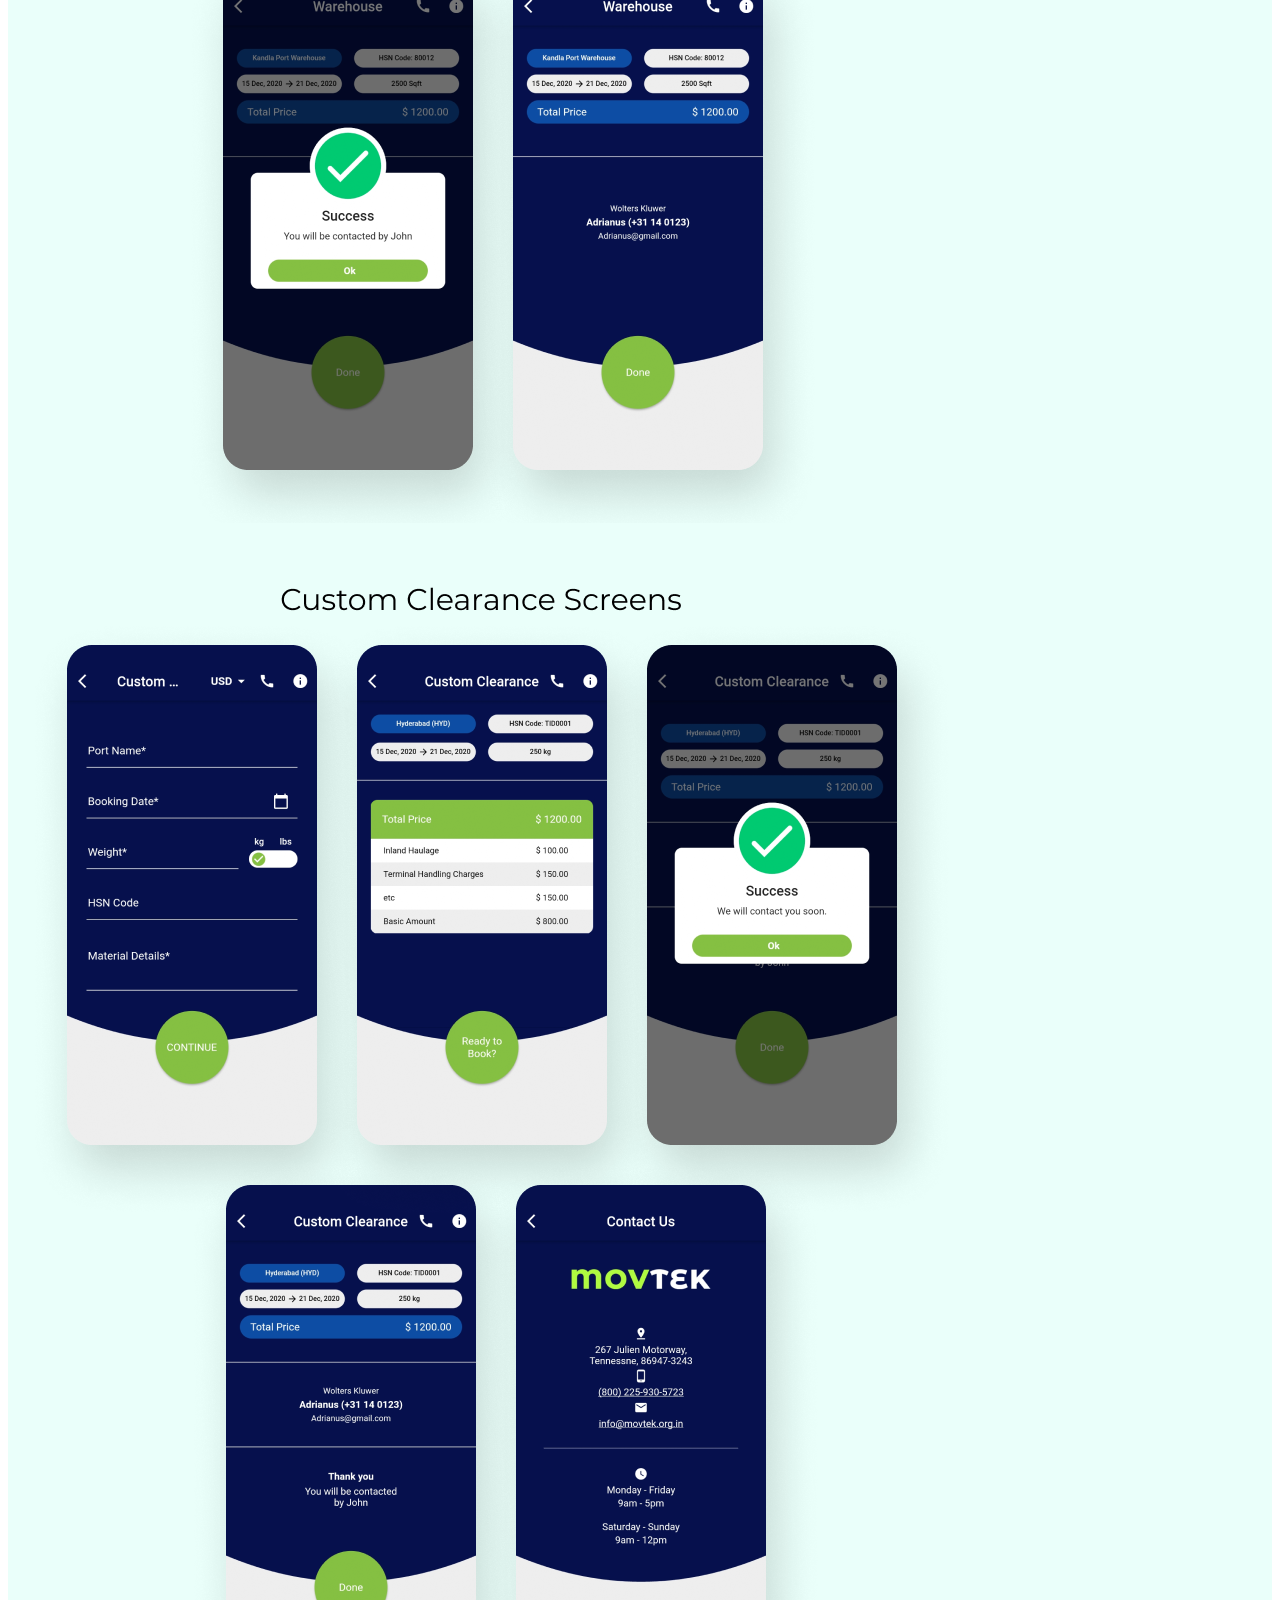
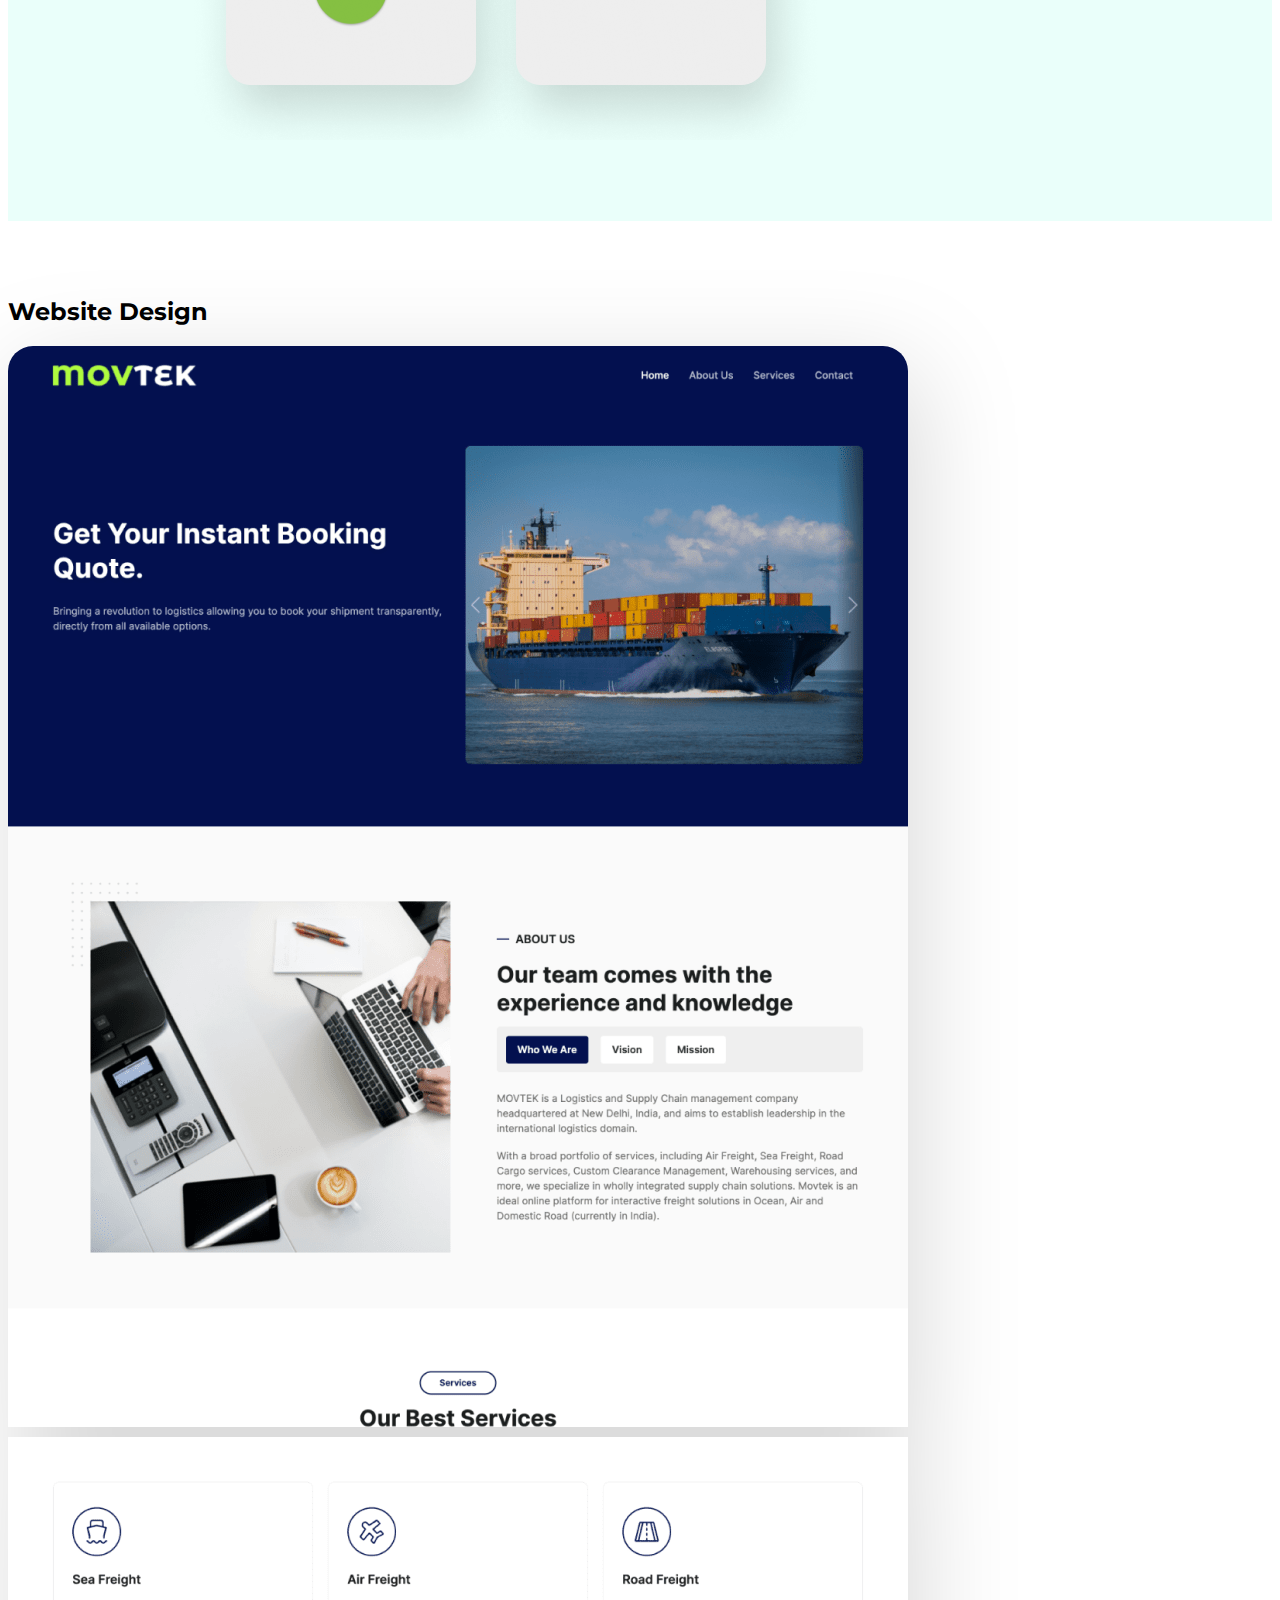
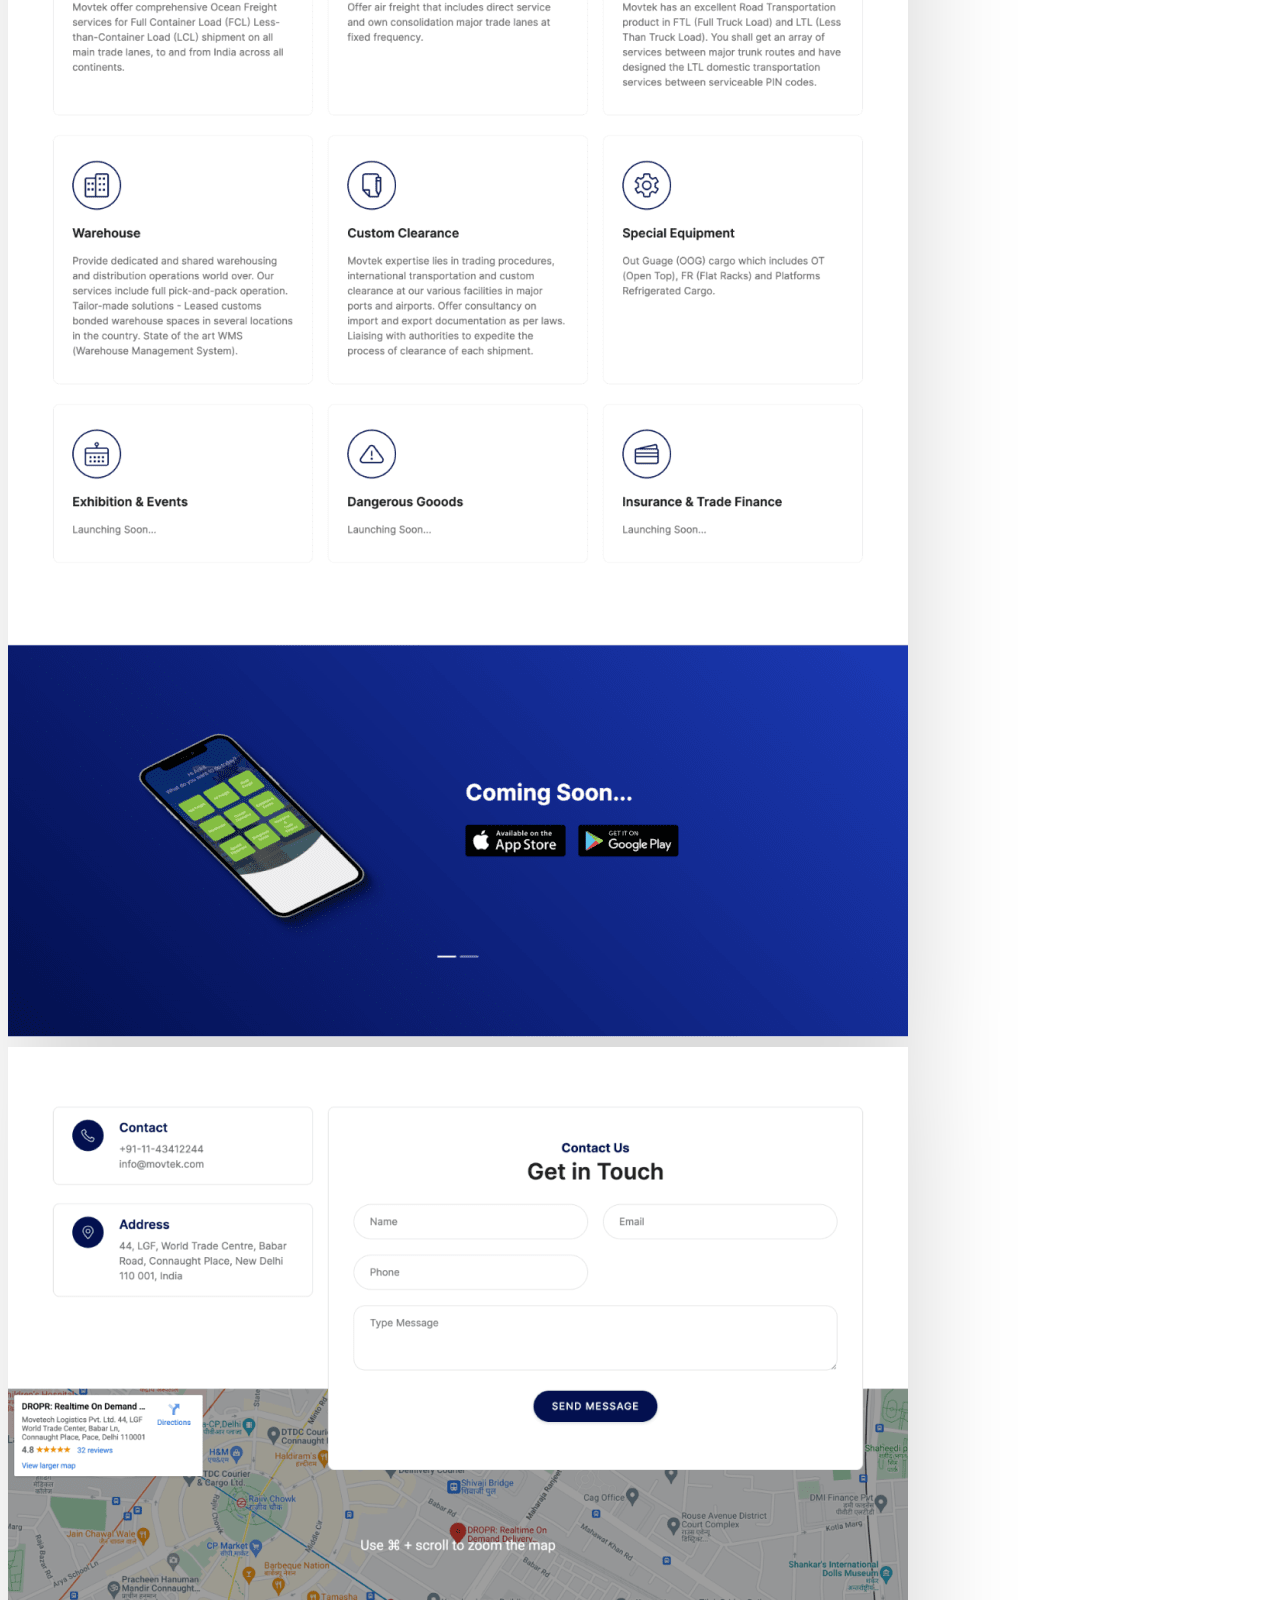
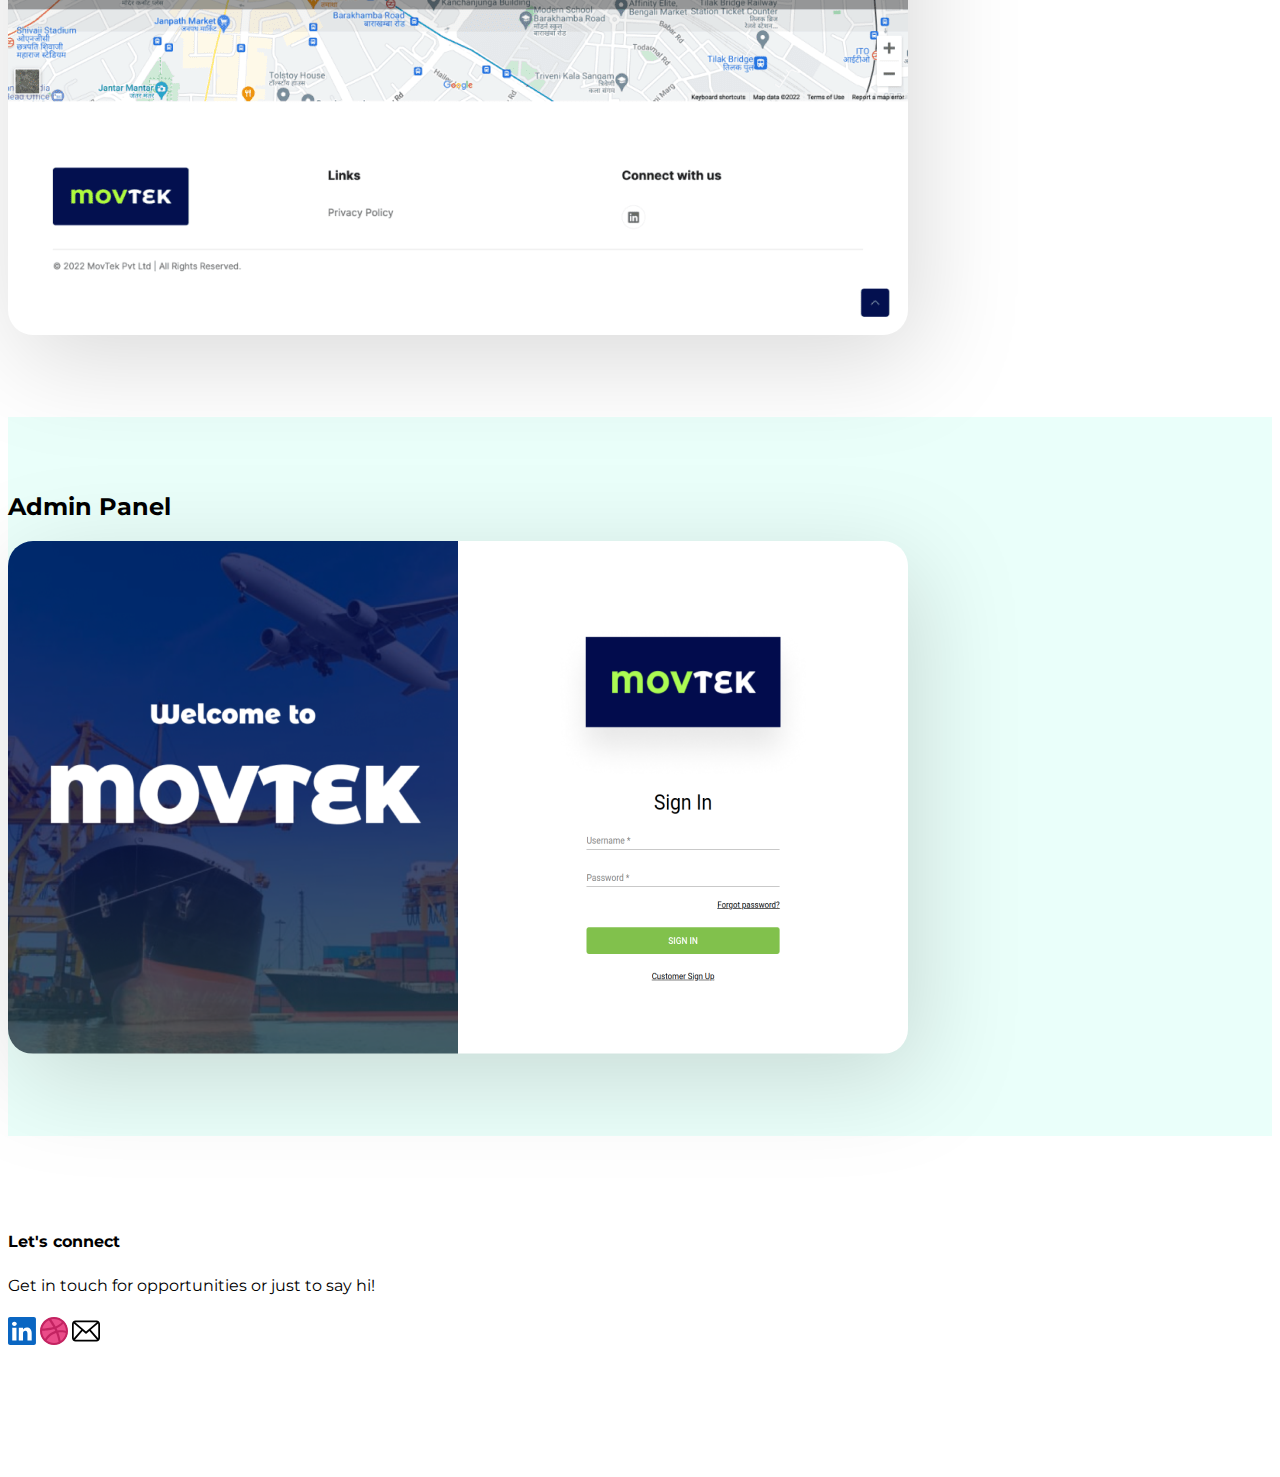
<file: work/case-study-movtek.html>
<!DOCTYPE html>
<html lang="en">

<head>
    <meta charset="UTF-8">
    <meta http-equiv="X-UA-Compatible" content="IE=edge">
    <meta name="viewport" content="width=device-width, initial-scale=1">
    <!-- Bootstrap CSS -->
    <link href="https://cdn.jsdelivr.net/npm/bootstrap@5.0.1/dist/css/bootstrap.min.css" rel="stylesheet"
        integrity="sha384-+0n0xVW2eSR5OomGNYDnhzAbDsOXxcvSN1TPprVMTNDbiYZCxYbOOl7+AMvyTG2x" crossorigin="anonymous">
    <!-- Custom CSS -->
    <link rel="stylesheet" type="text/css" href="../assets/css/style.css">
    <title>Movtek | Mobile | Admin | Website</title>
    <!-- Favicon -->
    <link rel="icon" type="image/x-icon" href="../favicon.ico">
    <!-- <link rel="apple-touch-icon" sizes="180x180" href="/../apple-touch-icon.png">
    <link rel="icon" type="image/png" sizes="32x32" href="/../favicon-32x32.png">
    <link rel="icon" type="image/png" sizes="16x16" href="/../favicon-16x16.png">
    <link rel="manifest" href="/../site.webmanifest">
    <link rel="mask-icon" href="/../safari-pinned-tab.svg" color="#5bbad5">
    <meta name="msapplication-TileColor" content="#da532c">
    <meta name="theme-color" content="#ffffff"> -->
</head>

<body>

    <!-- Header Section -->
    <header>
        <nav class="navbar navbar-expand-lg navbar-light bg-transparent">
            <div class="container">
                <a class="navbar-brand" href="../index.html">
                    <div><strong>Parvindra Tongar</strong></div>
                    <div style="font-size: 70%;">UI/UX Designer</div>
                </a>
                <button class="navbar-toggler" type="button" data-bs-toggle="collapse" data-bs-target="#navbarNav"
                    aria-controls="navbarNav" aria-expanded="false" aria-label="Toggle navigation">
                    <span class="navbar-toggler-icon"></span>
                </button>
                <div class="collapse navbar-collapse" id="navbarNav">
                    <ul class="navbar-nav ms-auto">
                        <li class="nav-item">
                            <a class="nav-link" aria-current="page" href="../index.html#recentwork">Work</a>
                        </li>
                        <li class="nav-item">
                            <a class="nav-link"
                                href="mailto:parvtongar@gmail.com?subject=Mail from Parvindra Website">parvtongar@gmail.com</a>
                        </li>
                    </ul>
                </div>
            </div>
        </nav>
    </header>

    <!-- Banner section -->
    <section class="banner-section-crocs">
        <div class="container">
            <div class="row">
                <div class="col">
                    <img src="../assets/img/banner-movtek.png" class="img-fluid" alt="Movtek">
                </div>
            </div>
        </div>
    </section>

    <!-- Main Container -->
    <section class="main-container">
        <div class="container white-bg">
            <h1 class="py-5">Movtek</h1>
            <div class="row mt-5">
                <div class="col-md-5">
                    <h6 class="text-300 mb-4">OVERVIEW</h6>
                    <p>
                        The Movtek is an application for getting the price of air and sea freight and
                        create the booking. This application provides the solution in multiple currencies.
                    </p>
                </div>
                <div class="col-md-5 offset-md-2">
                    <h6 class="text-300 mb-4">ROLE</h6>
                    <p>
                        <strong>Mobile application design</strong> <br>
                        Admin panel design <br>
                        Interaction, Visual design, <br>
                        Prototyping & Coding
                    </p>
                </div>
            </div>
        </div>

        <div class="container-fluid light-green-bg">
            <div class="container">
                <h2>Mobile App Design</h2>
                <p class="text-center">
                    <img src="../assets/img/Sea Freight Screens.png" class="img-fluid" alt="Sea Freight">
                </p>
                <p class="text-center">
                    <img src="../assets/img/Warehouse Screens.png" class="img-fluid" alt="Warehouse">
                </p>
                <p class="text-center">
                    <img src="../assets/img/Custom Clearance Screens.png" class="img-fluid" alt="Custom Clearance">
                </p>
            </div>
        </div>

        <div class="container-fluid white-bg">
            <div class="container">
                <h2 class="text-center pb-3">Website Design</h2>
                <p class="text-center" style="filter: drop-shadow(10px 24px 50px rgba(0, 0, 0, 0.15));">
                    <img src="../assets/img/movtek-website1.png" class="img-fluid" alt="Movtek Website"
                        style="border-radius: 25px 25px 0 0;">
                    <img src=" ../assets/img/movtek-website2.png" class="img-fluid" alt="Movtek Website">
                    <img src="../assets/img/movtek-website3.png" class="img-fluid" alt="Movtek Website"
                        style="border-radius: 0 0 25px 25px;">
                </p>
            </div>
        </div>

        <div class=" container-fluid light-green-bg">
            <div class="container">
                <h2 class="text-center pb-3">Admin Panel</h2>
                <p class="text-center">
                    <img src="../assets/img/movtek-admin.png" class="img-fluid" alt="Movtek Admin" style="filter: drop-shadow(10px 24px 50px rgba(0, 0, 0, 0.15));
                    border-radius: 25px;">
                </p>
            </div>
        </div>

        <!-- <div class="container-fluid white-bg">
            <div class="container">
                <h2>Development</h2>
                <p>
                    I used Invision to allow the engineers to inspect the HTML and CSS of the designs. The team used
                    Glitch to develop the application and the app was built using React. It is accessible via the web
                    and on native iOS app.
                </p>
            </div>
        </div>

        <div class="container-fluid light-green-bg">
            <div class="container">
                <h2>Results and takeaways</h2>
                <p>
                    Admin panel and mobile app is in Development phase.
                </p>
            </div>
        </div> -->

    </section>

    <!-- Footer Section -->
    <footer>
        <div class="container">
            <div class="row">
                <div class="col text-center">
                    <h4>Let's connect</h4>
                    <p class="small">Get in touch for opportunities or just to say hi!</p>
                    <div>
                        <a href="https://www.linkedin.com/in/parvindra-tongar/" target="_blank"
                            class="me-3 social_links"><img src="../assets/img/social_linkedin.svg" class="icon-footer"
                                alt="LinkedIn" title="LinkedIn"></a>
                        <a href="https://dribbble.com/parvindra-tongar" target="_blank" class="me-3 social_links"><img
                                src="../assets/img/social_dribbble.svg" class="icon-footer" alt="Dribbble"
                                title="Dribbble"></a>
                        <a href="mailto:parvtongar@gmail.com?subject=Mail from Parvindra Website"
                            class="social_links"><img src="../assets/img/social_envalop.svg" class="icon-footer"
                                alt="E-Mail" title="E-Mail"></a>
                    </div>

                </div>
            </div>
        </div>
    </footer>

    <!-- Bootstrap Bundle with Popper -->
    <script src="https://cdn.jsdelivr.net/npm/bootstrap@5.0.1/dist/js/bootstrap.bundle.min.js"
        integrity="sha384-gtEjrD/SeCtmISkJkNUaaKMoLD0//ElJ19smozuHV6z3Iehds+3Ulb9Bn9Plx0x4"
        crossorigin="anonymous"></script>
</body>

</html>
</file>
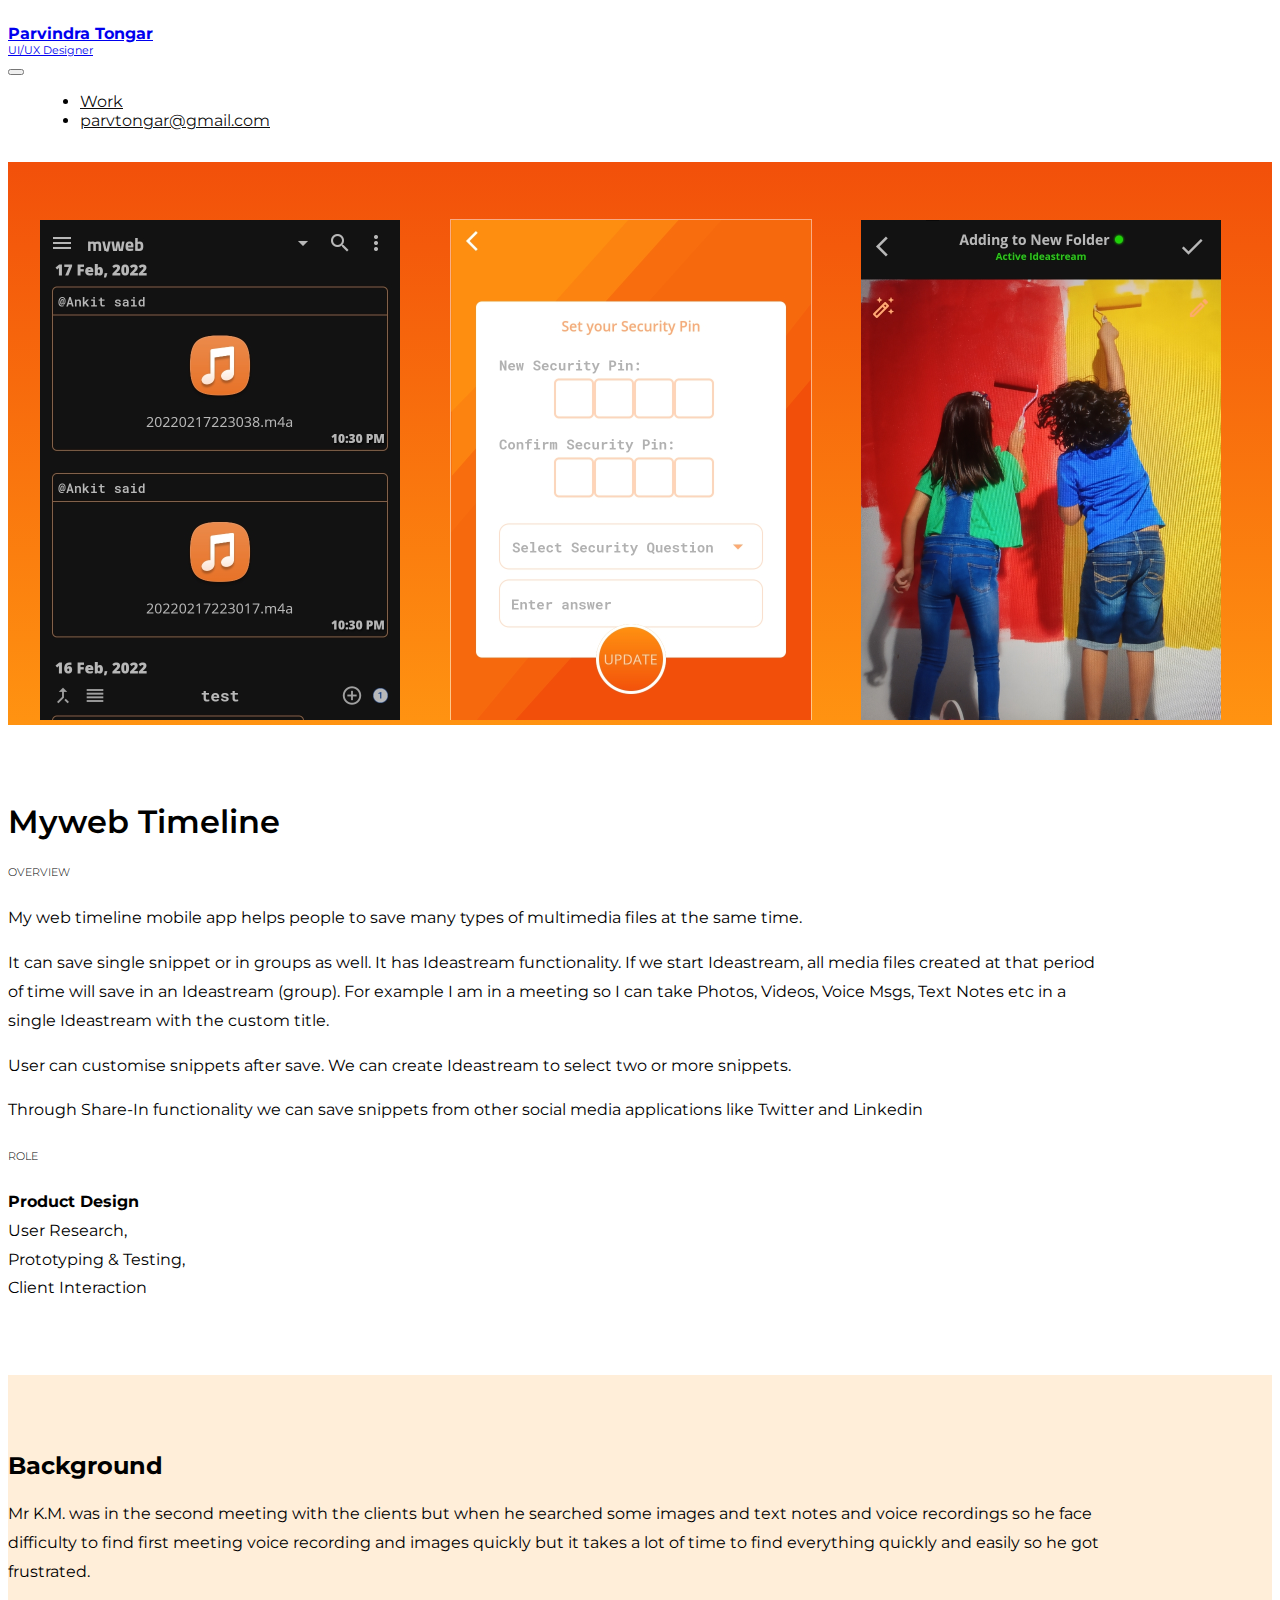
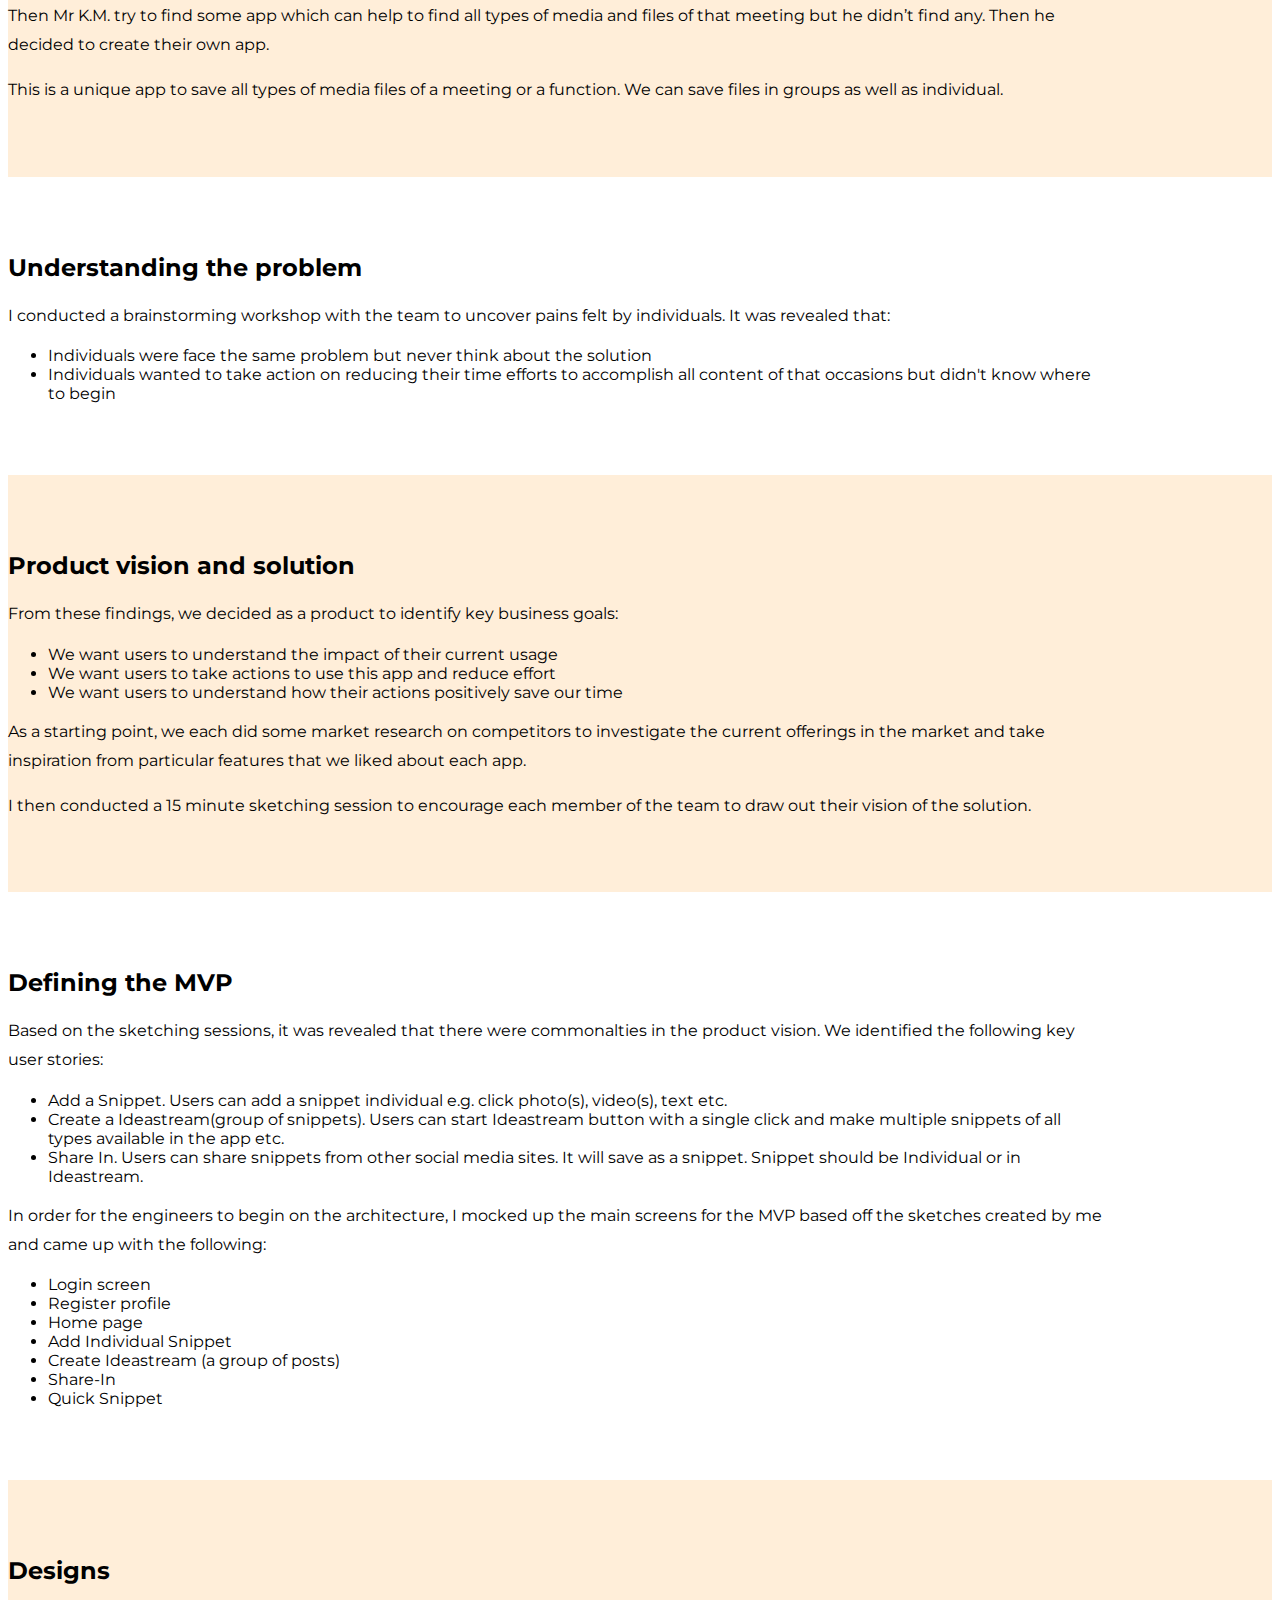
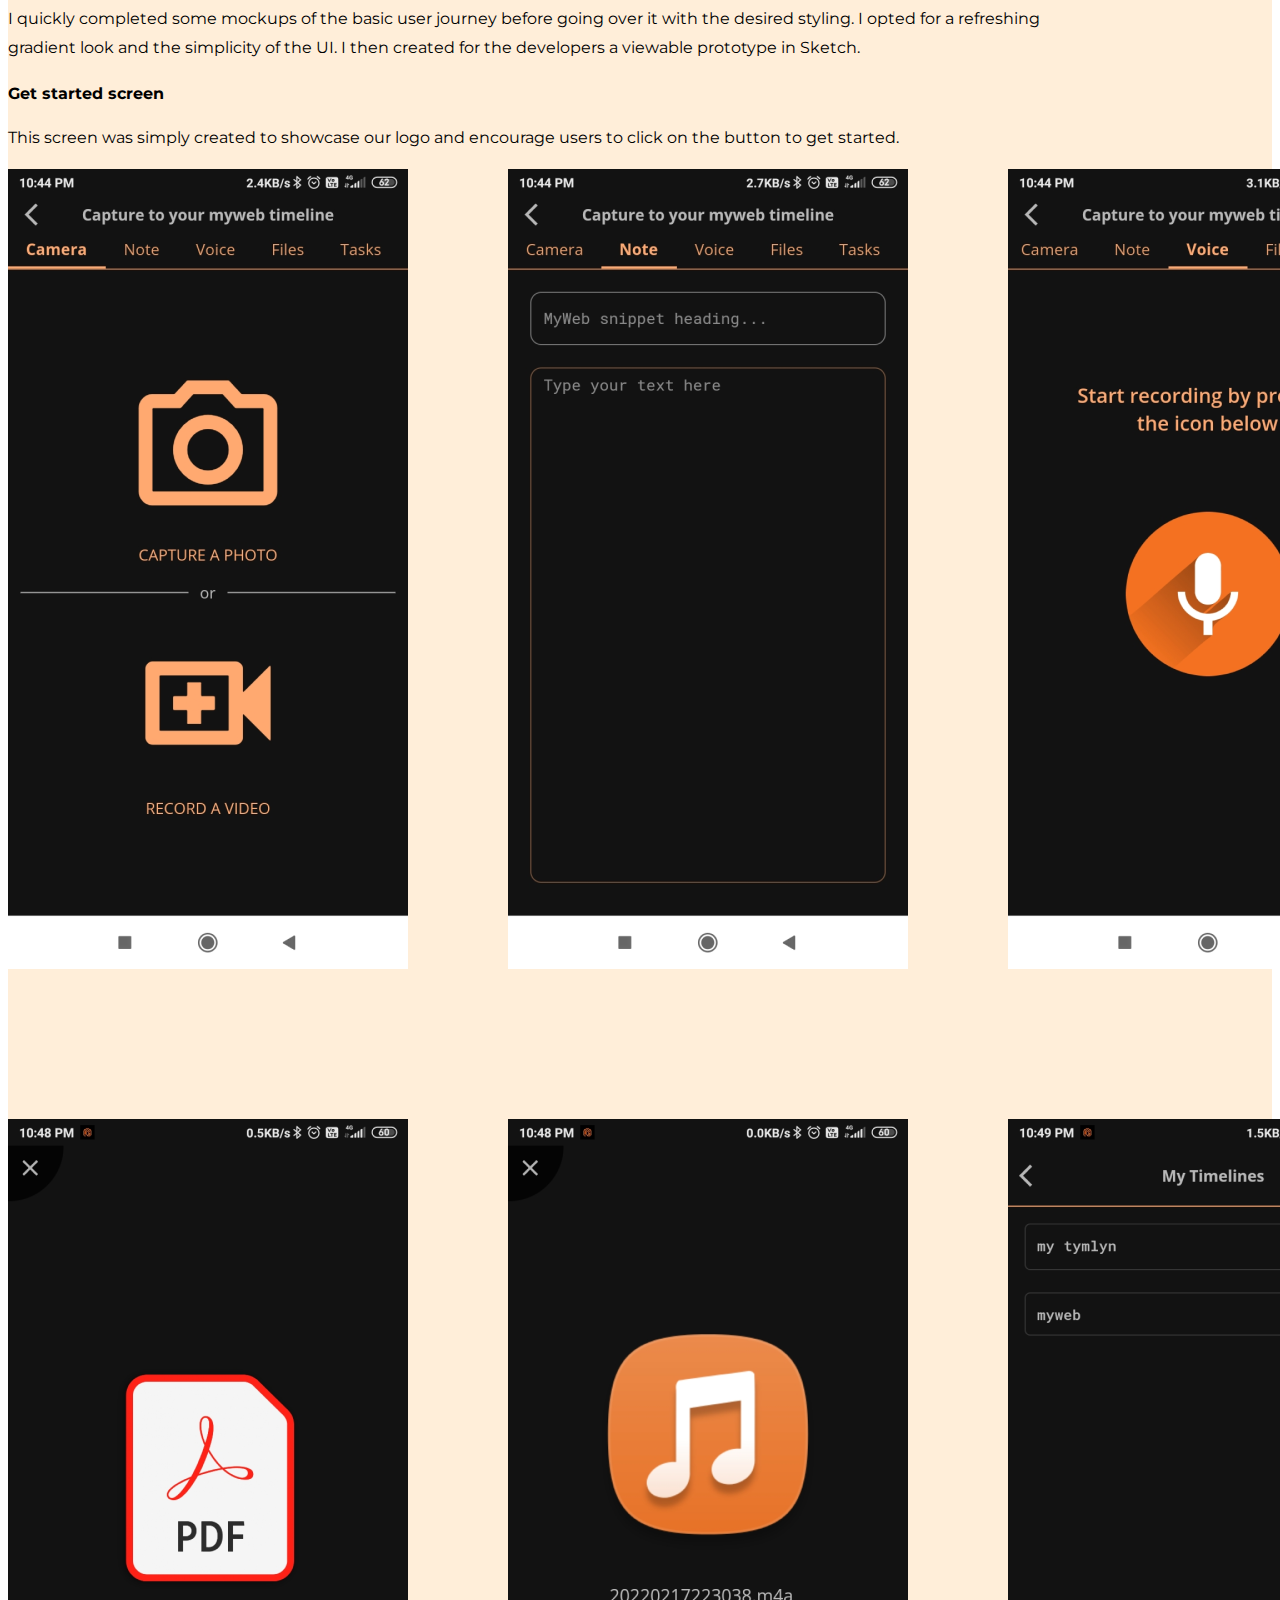
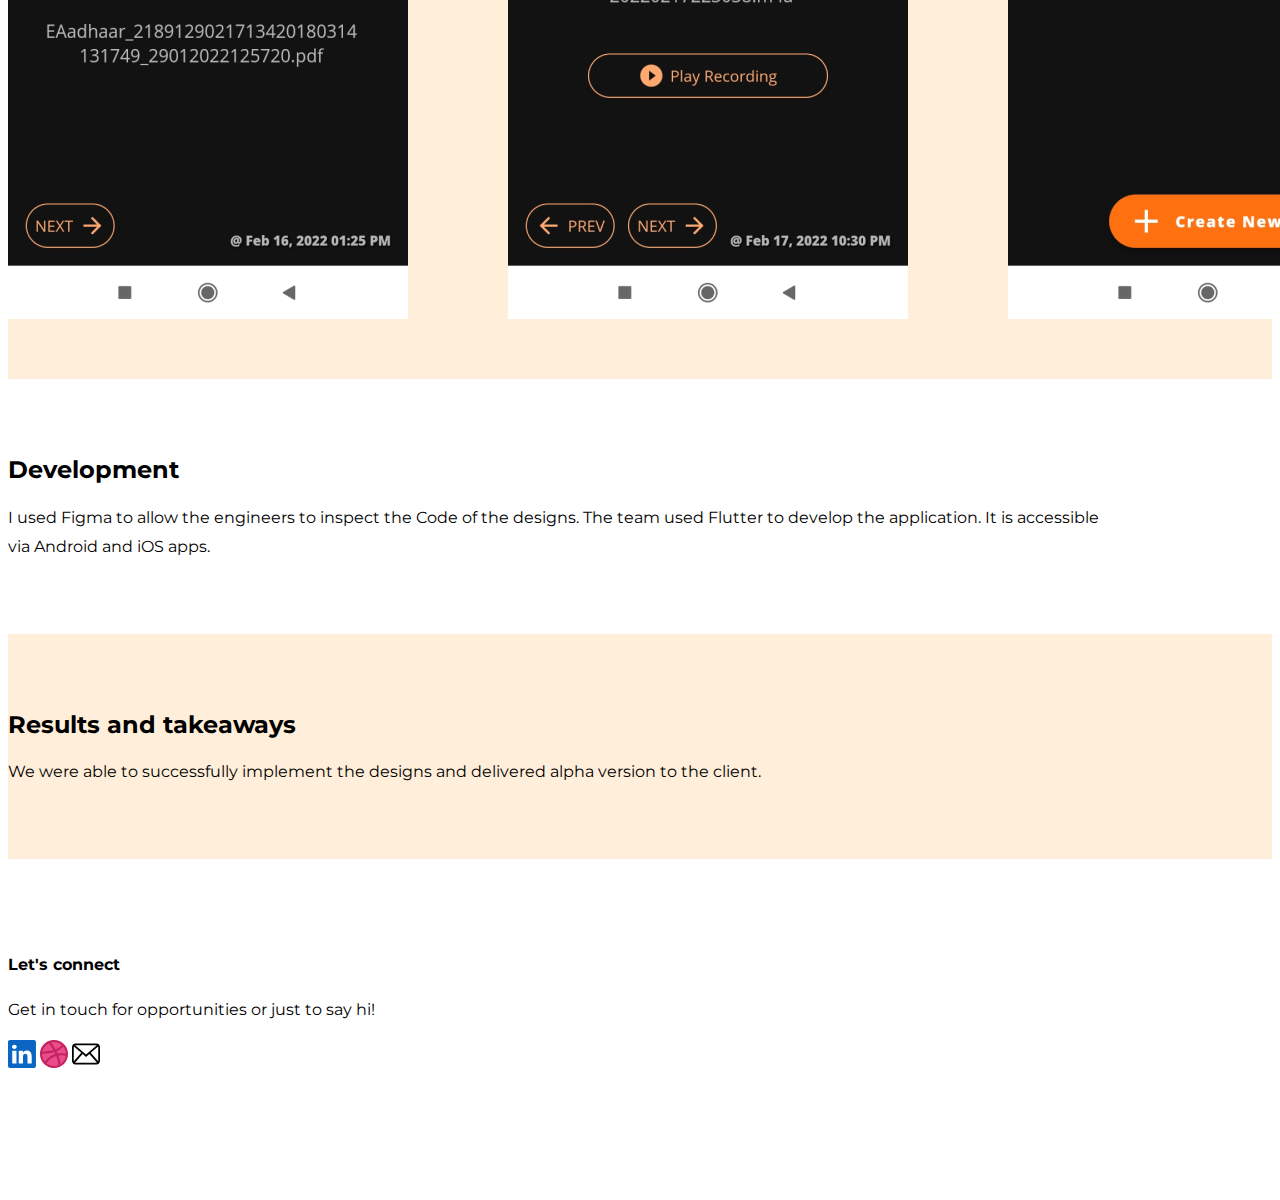
<file: work/case-study-myweb.html>
<!DOCTYPE html>
<html lang="en">

<head>
    <meta charset="UTF-8">
    <meta http-equiv="X-UA-Compatible" content="IE=edge">
    <meta name="viewport" content="width=device-width, initial-scale=1">
    <!-- Bootstrap CSS -->
    <link href="https://cdn.jsdelivr.net/npm/bootstrap@5.0.1/dist/css/bootstrap.min.css" rel="stylesheet"
        integrity="sha384-+0n0xVW2eSR5OomGNYDnhzAbDsOXxcvSN1TPprVMTNDbiYZCxYbOOl7+AMvyTG2x" crossorigin="anonymous">
    <!-- Custom CSS -->
    <link rel="stylesheet" type="text/css" href="../assets/css/style.css">
    <title>Myweb App | Mobile UI/UX</title>
    <!-- Favicon -->
    <link rel="icon" type="image/x-icon" href="../favicon.ico">
    <!-- <link rel="apple-touch-icon" sizes="180x180" href="/../apple-touch-icon.png">
    <link rel="icon" type="image/png" sizes="32x32" href="/../favicon-32x32.png">
    <link rel="icon" type="image/png" sizes="16x16" href="/../favicon-16x16.png">
    <link rel="manifest" href="/../site.webmanifest">
    <link rel="mask-icon" href="/../safari-pinned-tab.svg" color="#5bbad5">
    <meta name="msapplication-TileColor" content="#da532c">
    <meta name="theme-color" content="#ffffff"> -->
</head>

<body>

    <!-- Header Section -->
    <header>
        <nav class="navbar navbar-expand-lg navbar-light bg-transparent">
            <div class="container">
                <a class="navbar-brand" href="../index.html">
                    <div><strong>Parvindra Tongar</strong></div>
                    <div style="font-size: 70%;">UI/UX Designer</div>
                </a>
                <button class="navbar-toggler" type="button" data-bs-toggle="collapse" data-bs-target="#navbarNav"
                    aria-controls="navbarNav" aria-expanded="false" aria-label="Toggle navigation">
                    <span class="navbar-toggler-icon"></span>
                </button>
                <div class="collapse navbar-collapse" id="navbarNav">
                    <ul class="navbar-nav ms-auto">
                        <li class="nav-item">
                            <a class="nav-link" aria-current="page" href="../index.html#recentwork">Work</a>
                        </li>
                        <li class="nav-item">
                            <a class="nav-link"
                                href="mailto:parvtongar@gmail.com?subject=Mail from Parvindra Website">parvtongar@gmail.com</a>
                        </li>
                    </ul>
                </div>
            </div>
        </nav>
    </header>

    <!-- Banner section -->
    <section class="banner-section-orange">
        <div class="container">
            <div class="row">
                <div class="col">
                    <img src="../assets/img/myweb.png" class="img-fluid" alt="Crocs">
                    <!-- <img src="../assets/img/crocs2.png" alt="Crocs">
                    <img src="../assets/img/crocs3.png" alt="Crocs"> -->
                </div>
            </div>
        </div>
    </section>

    <!-- Main Container -->
    <section class="main-container">
        <div class="container white-bg">
            <h1 class="py-5">Myweb Timeline</h1>
            <div class="row mt-5">
                <div class="col-md-5">
                    <h6 class="text-300 mb-4">OVERVIEW</h6>
                    <p>
                        My web timeline mobile app helps people to save many types of multimedia files at the same time.
                    </p>
                    <p>
                        It can save single snippet or in groups as well. It has Ideastream functionality. If we start
                        Ideastream, all media files created at that period of time will save in an Ideastream (group).
                        For example I am in a meeting so I can take Photos, Videos, Voice Msgs, Text Notes etc in a
                        single Ideastream with the custom title.
                    </p>
                    <p>
                        User can customise snippets after save. We can create Ideastream to select two or more snippets.
                    </p>
                    <p>
                        Through Share-In functionality we can save snippets from other social media applications like
                        Twitter and Linkedin
                    </p>
                </div>
                <div class="col-md-5 offset-md-2">
                    <h6 class="text-300 mb-4">ROLE</h6>
                    <p>
                        <strong>Product Design</strong> <br>
                        User Research, <br>
                        Prototyping & Testing,<br>
                        Client Interaction
                    </p>
                </div>
            </div>
        </div>

        <div class="container-fluid light-orange-bg">
            <div class="container">
                <h2 class="mb-5">Background</h2>
                <p>
                    Mr K.M. was in the second meeting with the clients but when he searched some images and text notes
                    and voice recordings so he face difficulty to find first meeting voice recording and images quickly
                    but it takes a lot of time to find everything quickly and easily so he got frustrated.
                </p>
                <p>
                    Then Mr K.M.
                    try to find some app which can help to find all types of media and files of that meeting but he
                    didn’t find any. Then he decided to create their own app.
                </p>
                <p>
                    This is a unique app to save all types of
                    media files of a meeting or a function. We can save files in groups as well as individual.
                </p>
            </div>
        </div>

        <div class="container-fluid white-bg">
            <div class="container">
                <h2 class="mb-5">Understanding the problem</h2>
                <p>
                    I conducted a brainstorming workshop with the team to uncover pains felt by individuals. It was
                    revealed that:
                <ul>
                    <li>Individuals were face the same problem but never think about the solution</li>
                    <li>Individuals wanted to take action on reducing their time efforts to accomplish all content of
                        that occasions but didn't know where to begin</li>
                </ul>
                </p>
            </div>
        </div>

        <div class="container-fluid light-orange-bg">
            <div class="container">
                <h2 class="mb-5">Product vision and solution</h2>
                <p>
                    From these findings, we decided as a product to identify key business goals:
                <ul>
                    <li>We want users to understand the impact of their current usage</li>
                    <li>We want users to take actions to use this app and reduce effort</li>
                    <li>We want users to understand how their actions positively save our time</li>
                </ul>
                </p>
                <p>
                    As a starting point, we each did some market research on competitors to investigate the current
                    offerings in the market and take inspiration from particular features that we liked about each app.
                </p>
                <p>
                    I then conducted a 15 minute sketching session to encourage each member of the team to draw out
                    their vision of the solution.
                </p>
            </div>
        </div>

        <div class="container-fluid white-bg">
            <div class="container">
                <h2>Defining the MVP</h2>
                <p>
                    Based on the sketching sessions, it was revealed that there were commonalties in the product vision.
                    We identified the following key user stories:
                <ul>
                    <li>Add a Snippet. Users can add a snippet individual e.g. click photo(s), video(s), text etc.</li>
                    <li>Create a Ideastream(group of snippets). Users can start Ideastream button with a single click
                        and make multiple snippets of all types available in the app etc.</li>
                    <li>Share In. Users can share snippets from other social media sites. It will save as a snippet.
                        Snippet should be Individual or in Ideastream.</li>
                </ul>
                </p>
                <p>
                    In order for the engineers to begin on the architecture, I mocked up the main screens for the MVP
                    based off the sketches created by me and came up with the following:
                <ul>
                    <li>Login screen</li>
                    <li>Register profile</li>
                    <li>Home page</li>
                    <li>Add Individual Snippet</li>
                    <li>Create Ideastream (a group of posts)</li>
                    <li>Share-In</li>
                    <li>Quick Snippet</li>
                </ul>
                </p>
            </div>
        </div>

        <div class="container-fluid light-orange-bg">
            <div class="container">
                <h2>Designs</h2>
                <p>
                    I quickly completed some mockups of the basic user journey before going over it with the desired
                    styling. I opted for a refreshing gradient look and the simplicity of the UI. I then created for the
                    developers a viewable prototype in Sketch.
                </p>
                <!-- <div class="text-center">
                    <img src="../assets/img/myweb-screens-v2.png" alt="MyWeb Mobile Screens"
                        class="img-fluid my-4 w-75">
                </div> -->

                <h4 class="fw-bold">
                    Get started screen
                </h4>
                <p>
                    This screen was simply created to showcase our logo and encourage users to click on the button to
                    get started.
                </p>
                <div class="text-center">
                    <img src="../assets/img/myweb-screens-get-started-v2.png" alt="MyWeb Mobile Screens"
                        class="img-fluid my-4 w-75">
                </div>
            </div>
        </div>

        <div class="container-fluid white-bg">
            <div class="container">
                <h2>Development</h2>
                <p>
                    I used Figma to allow the engineers to inspect the Code of the designs. The team used Flutter to
                    develop the application. It is accessible via Android and iOS apps.
                </p>
            </div>
        </div>

        <div class="container-fluid light-orange-bg">
            <div class="container">
                <h2>Results and takeaways</h2>
                <p>
                    We were able to successfully implement the designs and delivered alpha version to the client.
                </p>
            </div>
        </div>

    </section>

    <!-- Footer Section -->
    <footer>
        <div class="container">
            <div class="row">
                <div class="col text-center">
                    <h4>Let's connect</h4>
                    <p class="small">Get in touch for opportunities or just to say hi!</p>
                    <div>
                        <a href="https://www.linkedin.com/in/parvindra-tongar/" target="_blank"
                            class="me-3 social_links"><img src="../assets/img/social_linkedin.svg" class="icon-footer"
                                alt="LinkedIn" title="LinkedIn"></a>
                        <a href="https://dribbble.com/parvindra-tongar" target="_blank" class="me-3 social_links"><img
                                src="../assets/img/social_dribbble.svg" class="icon-footer" alt="Dribbble"
                                title="Dribbble"></a>
                        <a href="mailto:parvtongar@gmail.com?subject=Mail from Parvindra Website"
                            class="social_links"><img src="../assets/img/social_envalop.svg" class="icon-footer"
                                alt="E-Mail" title="E-Mail"></a>
                    </div>

                </div>
            </div>
        </div>
    </footer>

    <!-- Bootstrap Bundle with Popper -->
    <script src="https://cdn.jsdelivr.net/npm/bootstrap@5.0.1/dist/js/bootstrap.bundle.min.js"
        integrity="sha384-gtEjrD/SeCtmISkJkNUaaKMoLD0//ElJ19smozuHV6z3Iehds+3Ulb9Bn9Plx0x4"
        crossorigin="anonymous"></script>
</body>

</html>
</file>
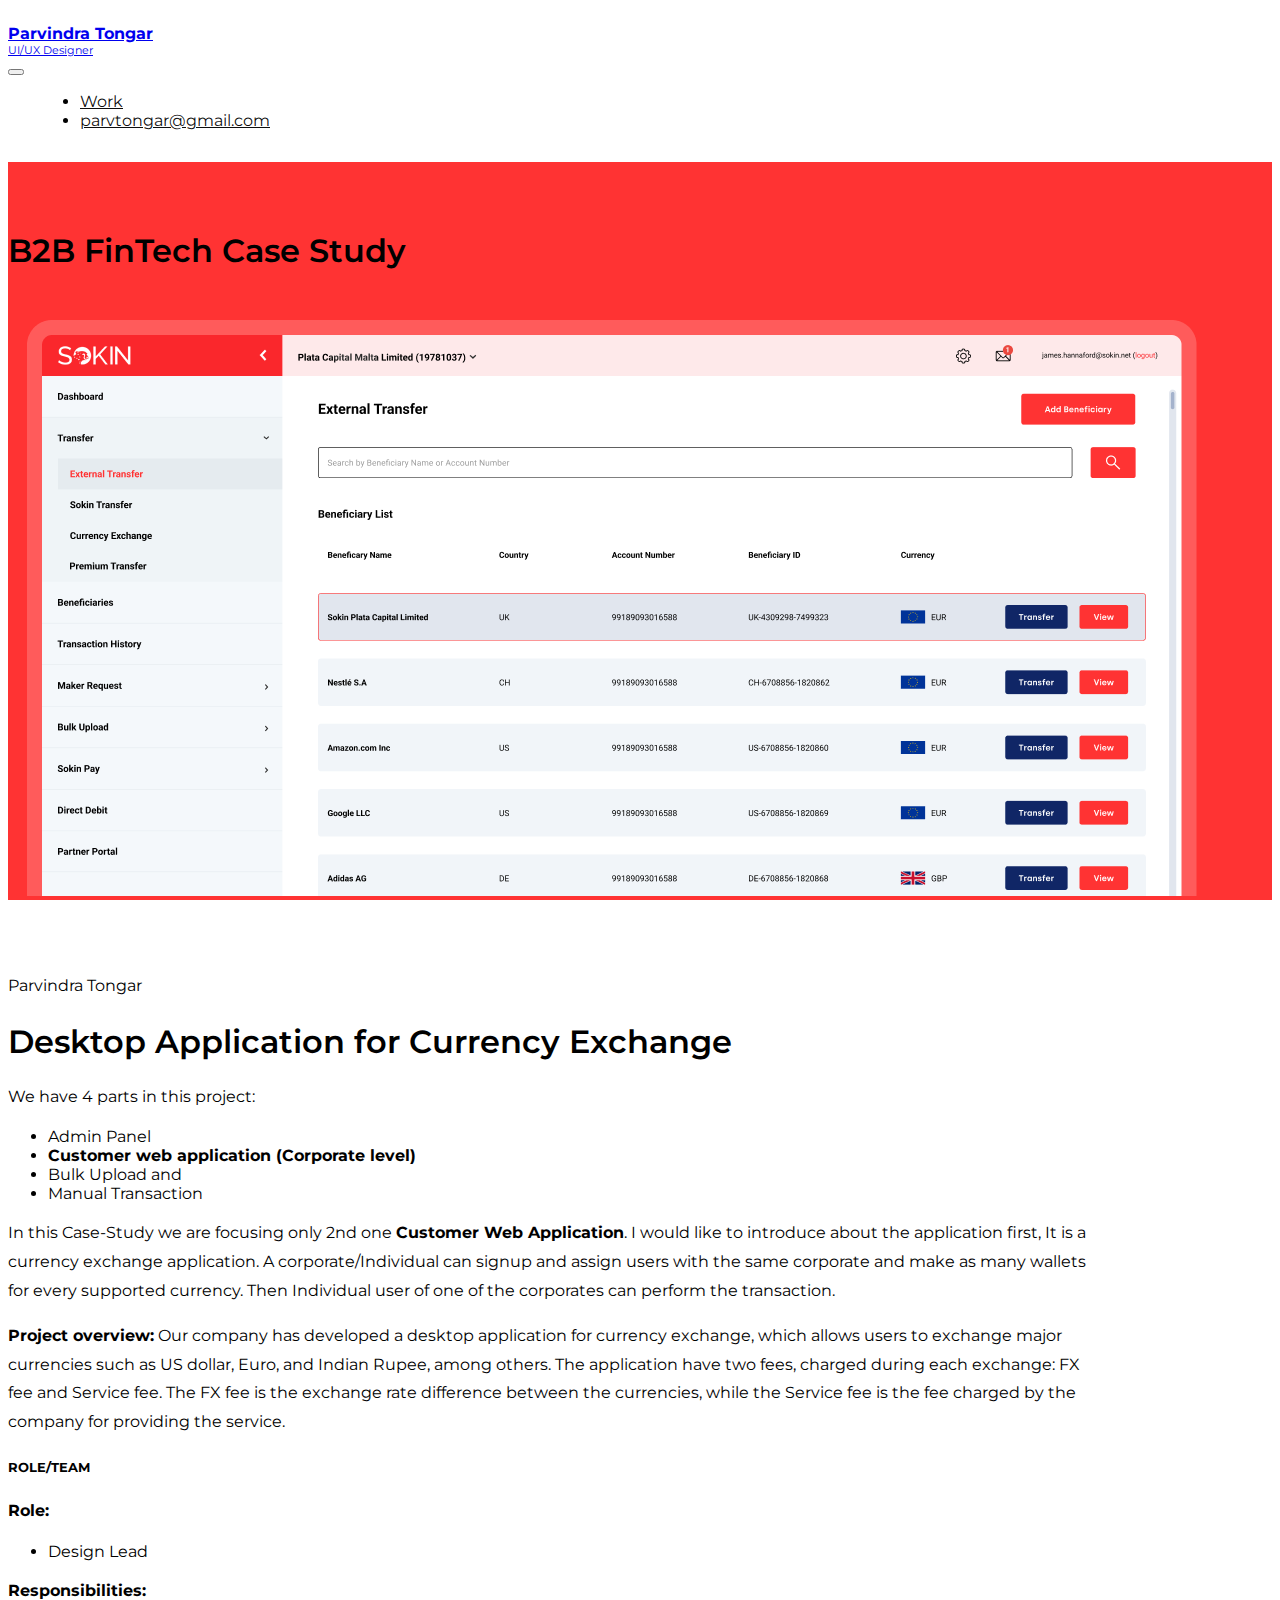
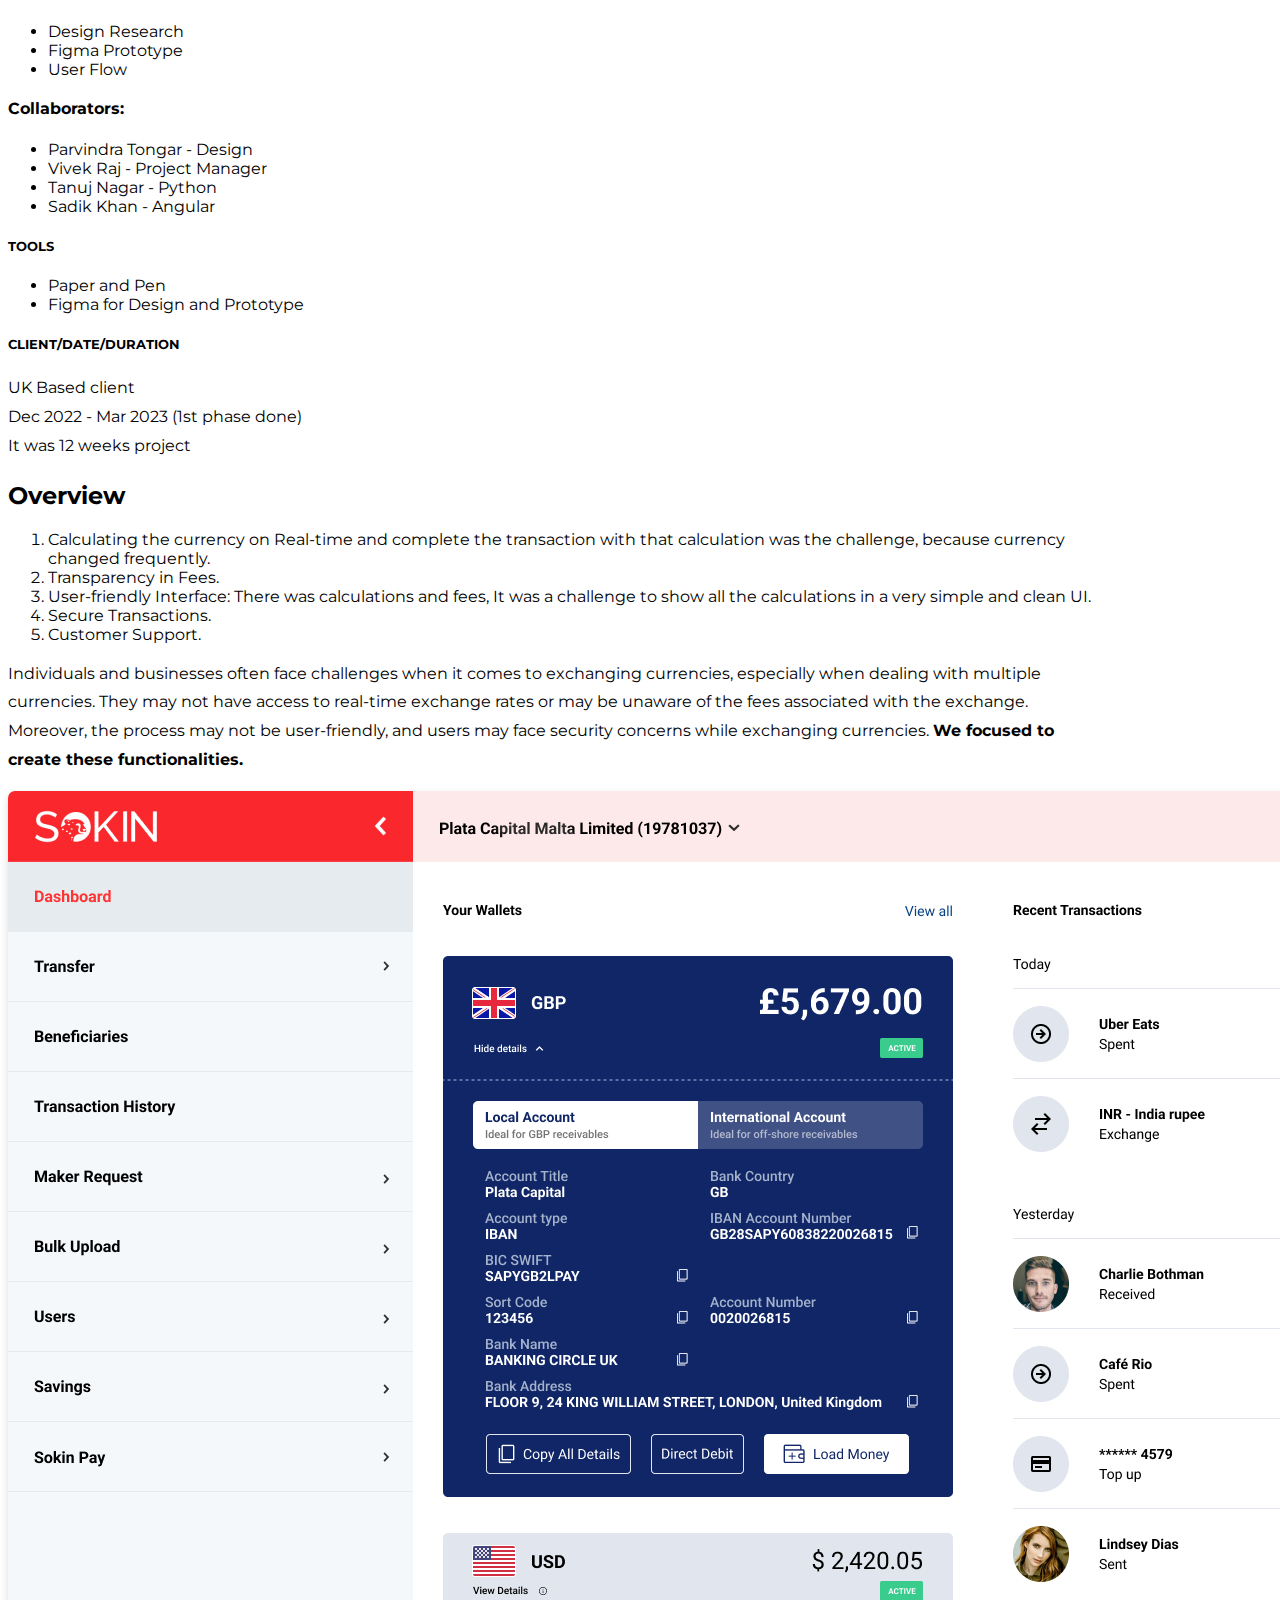
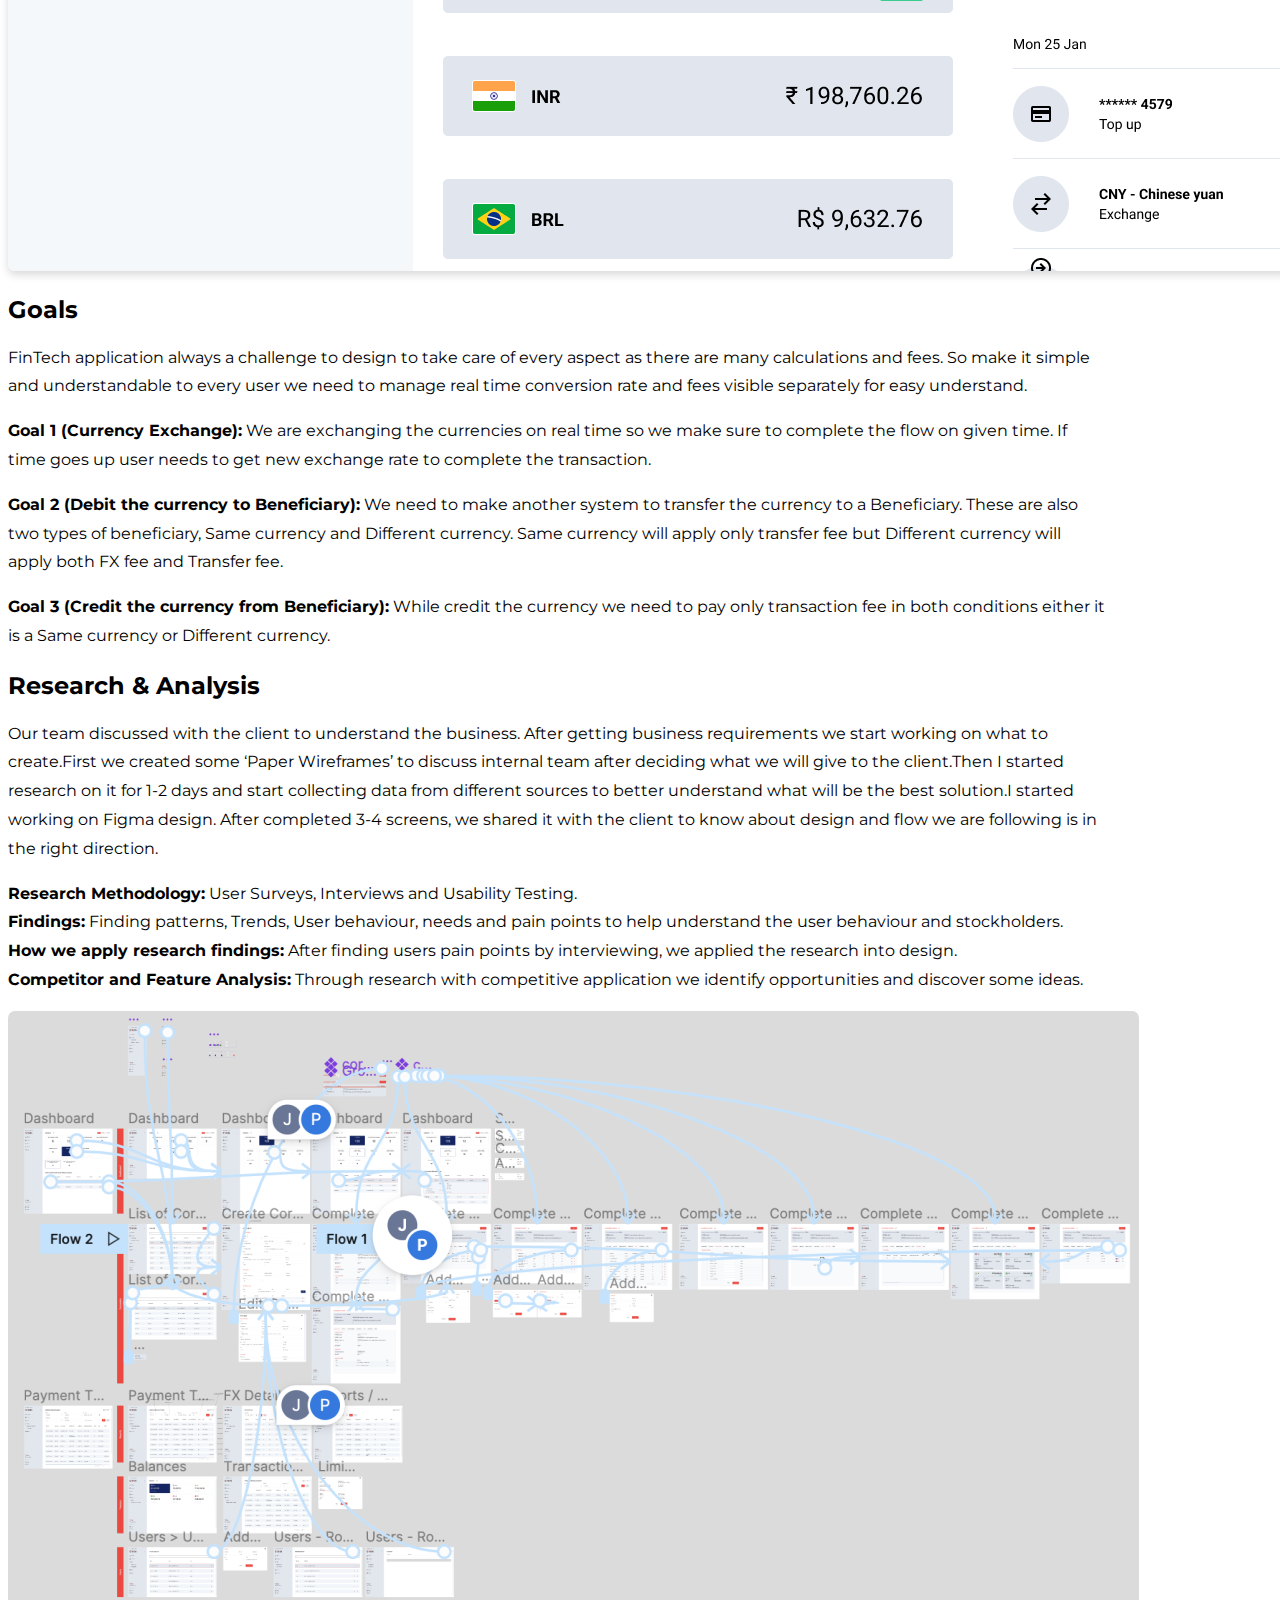
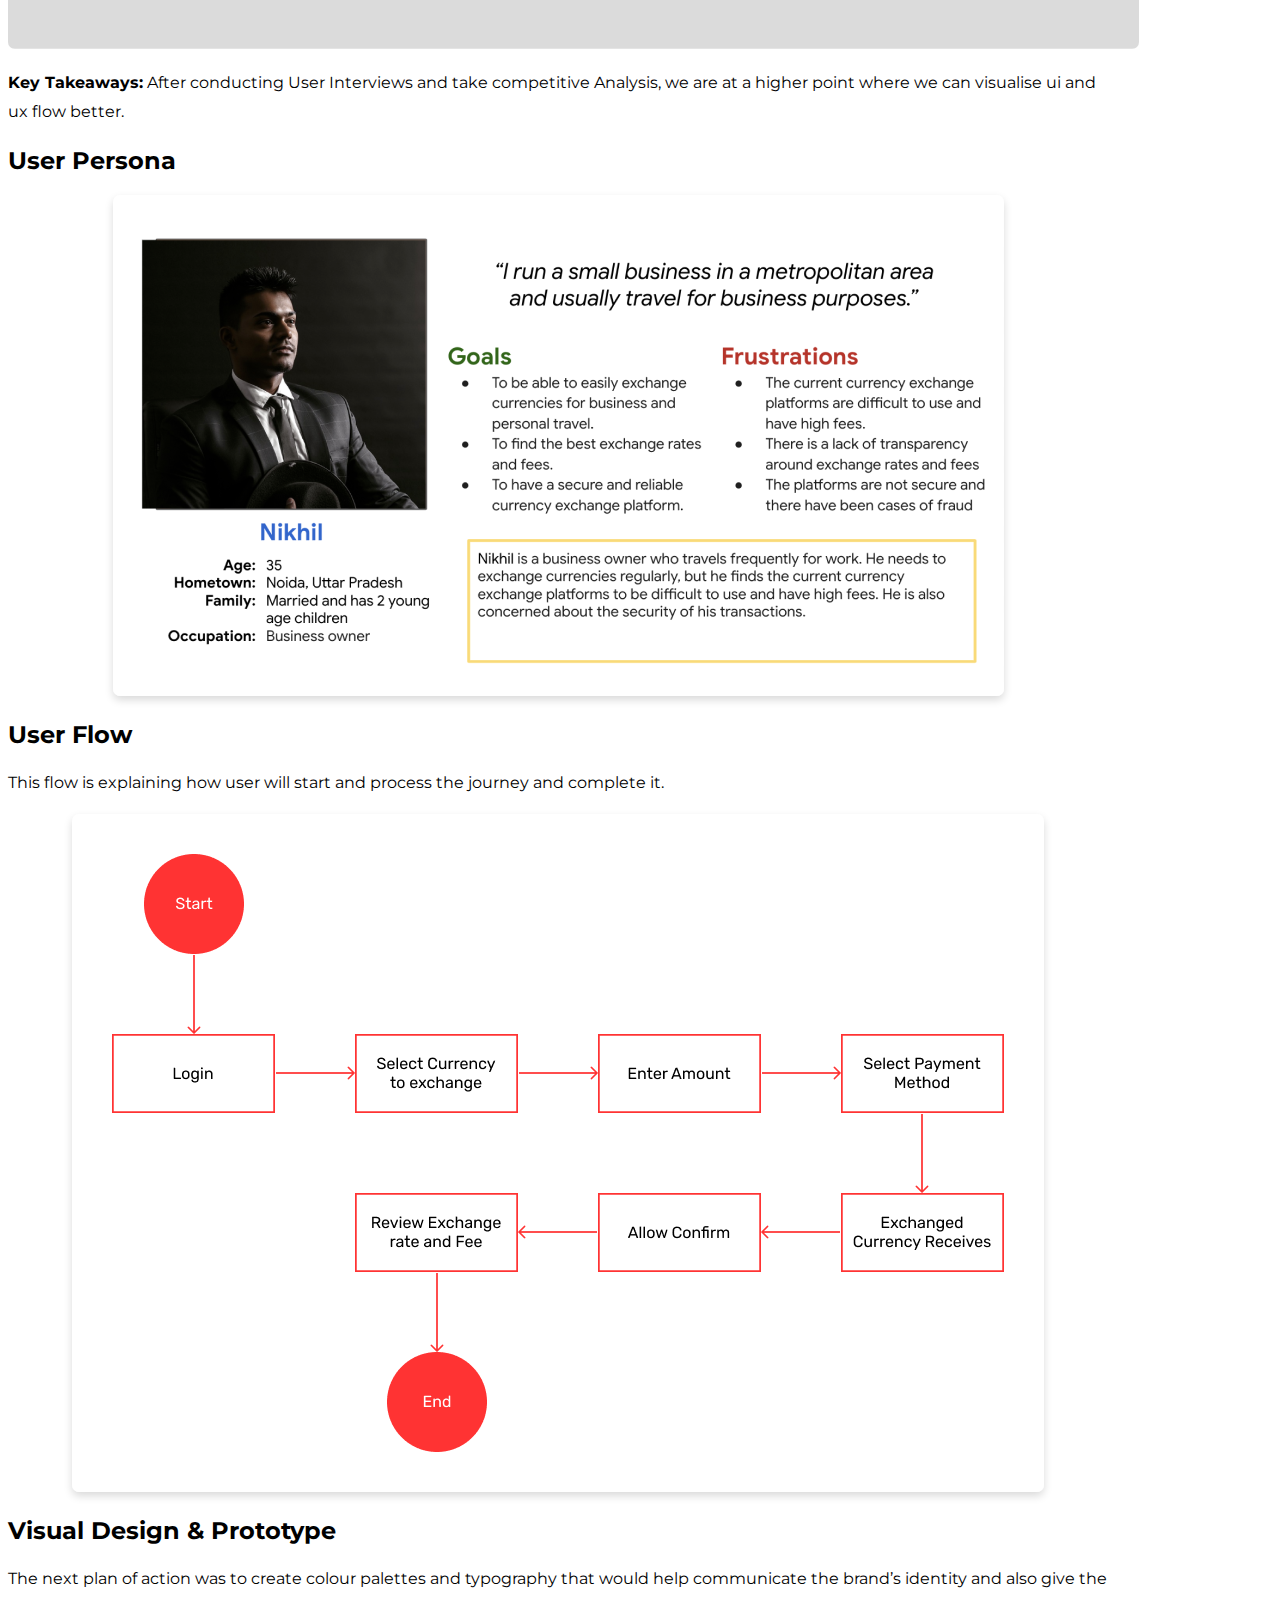
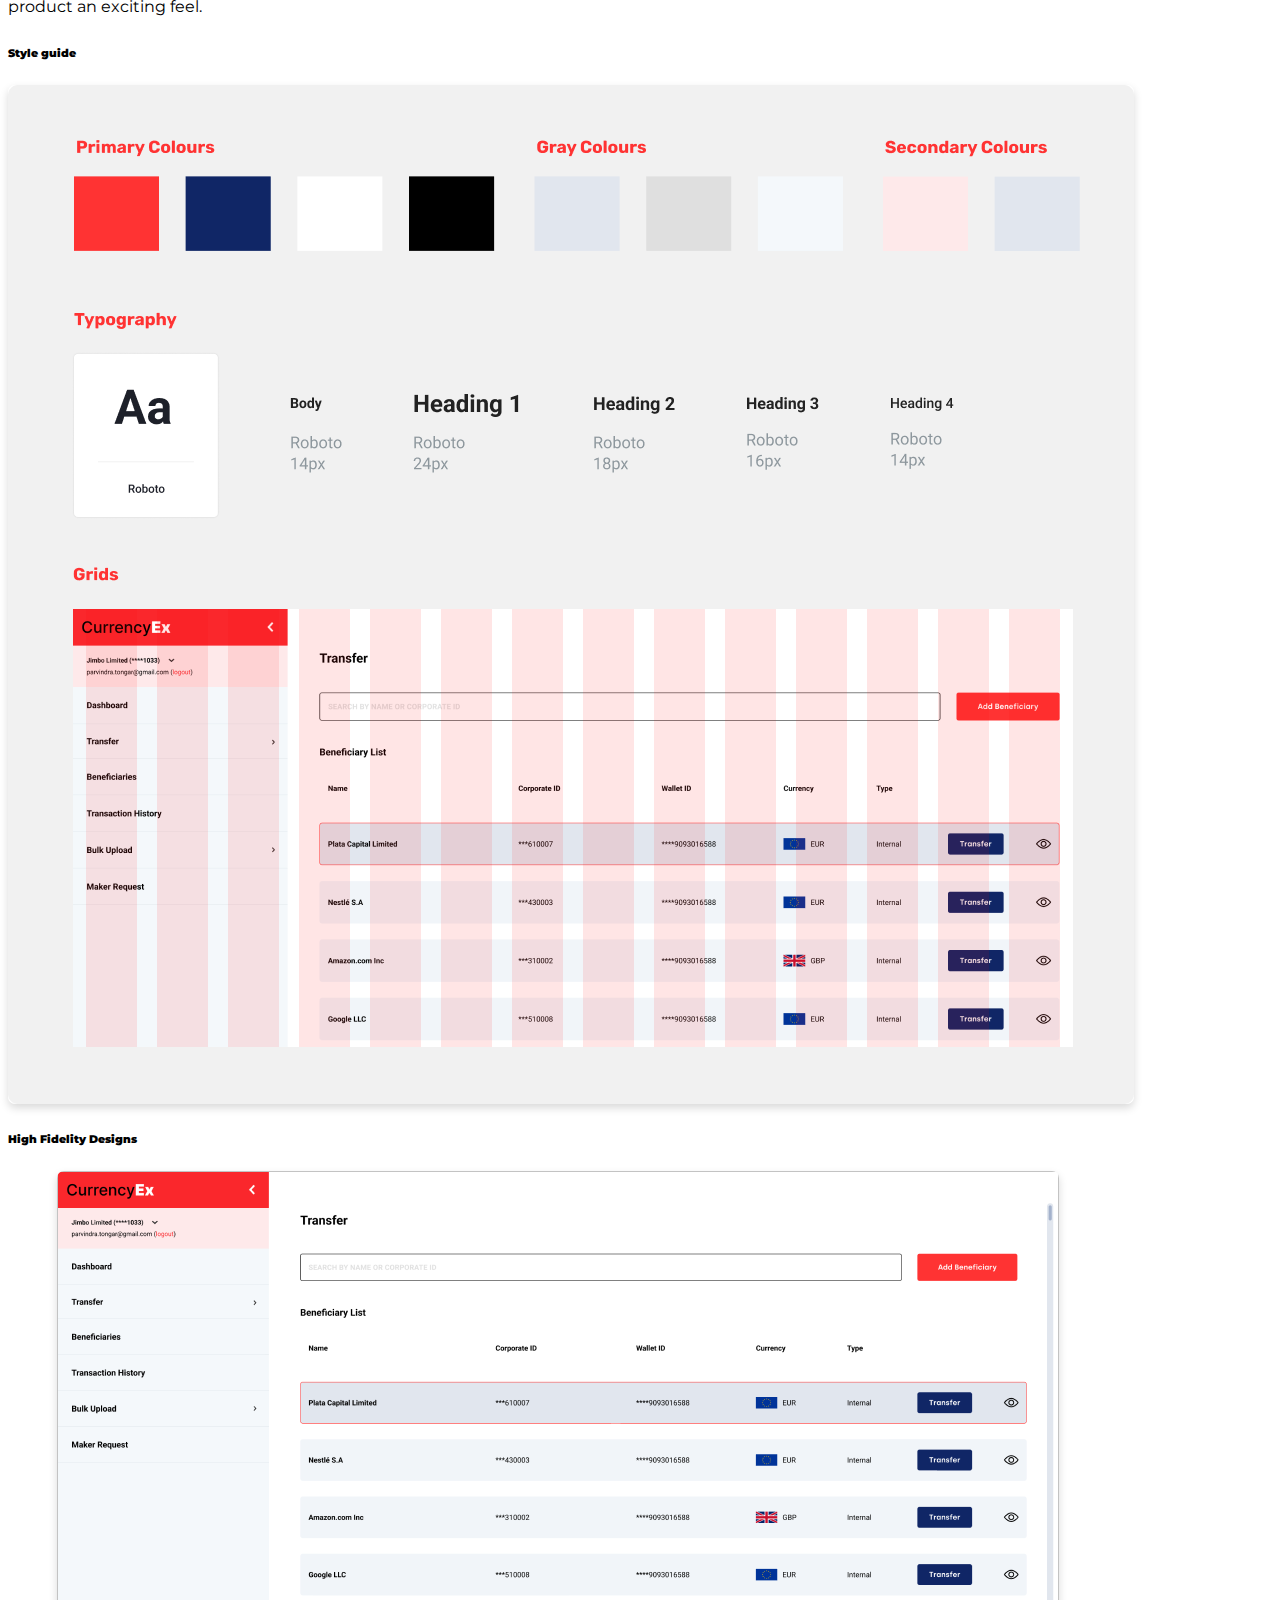
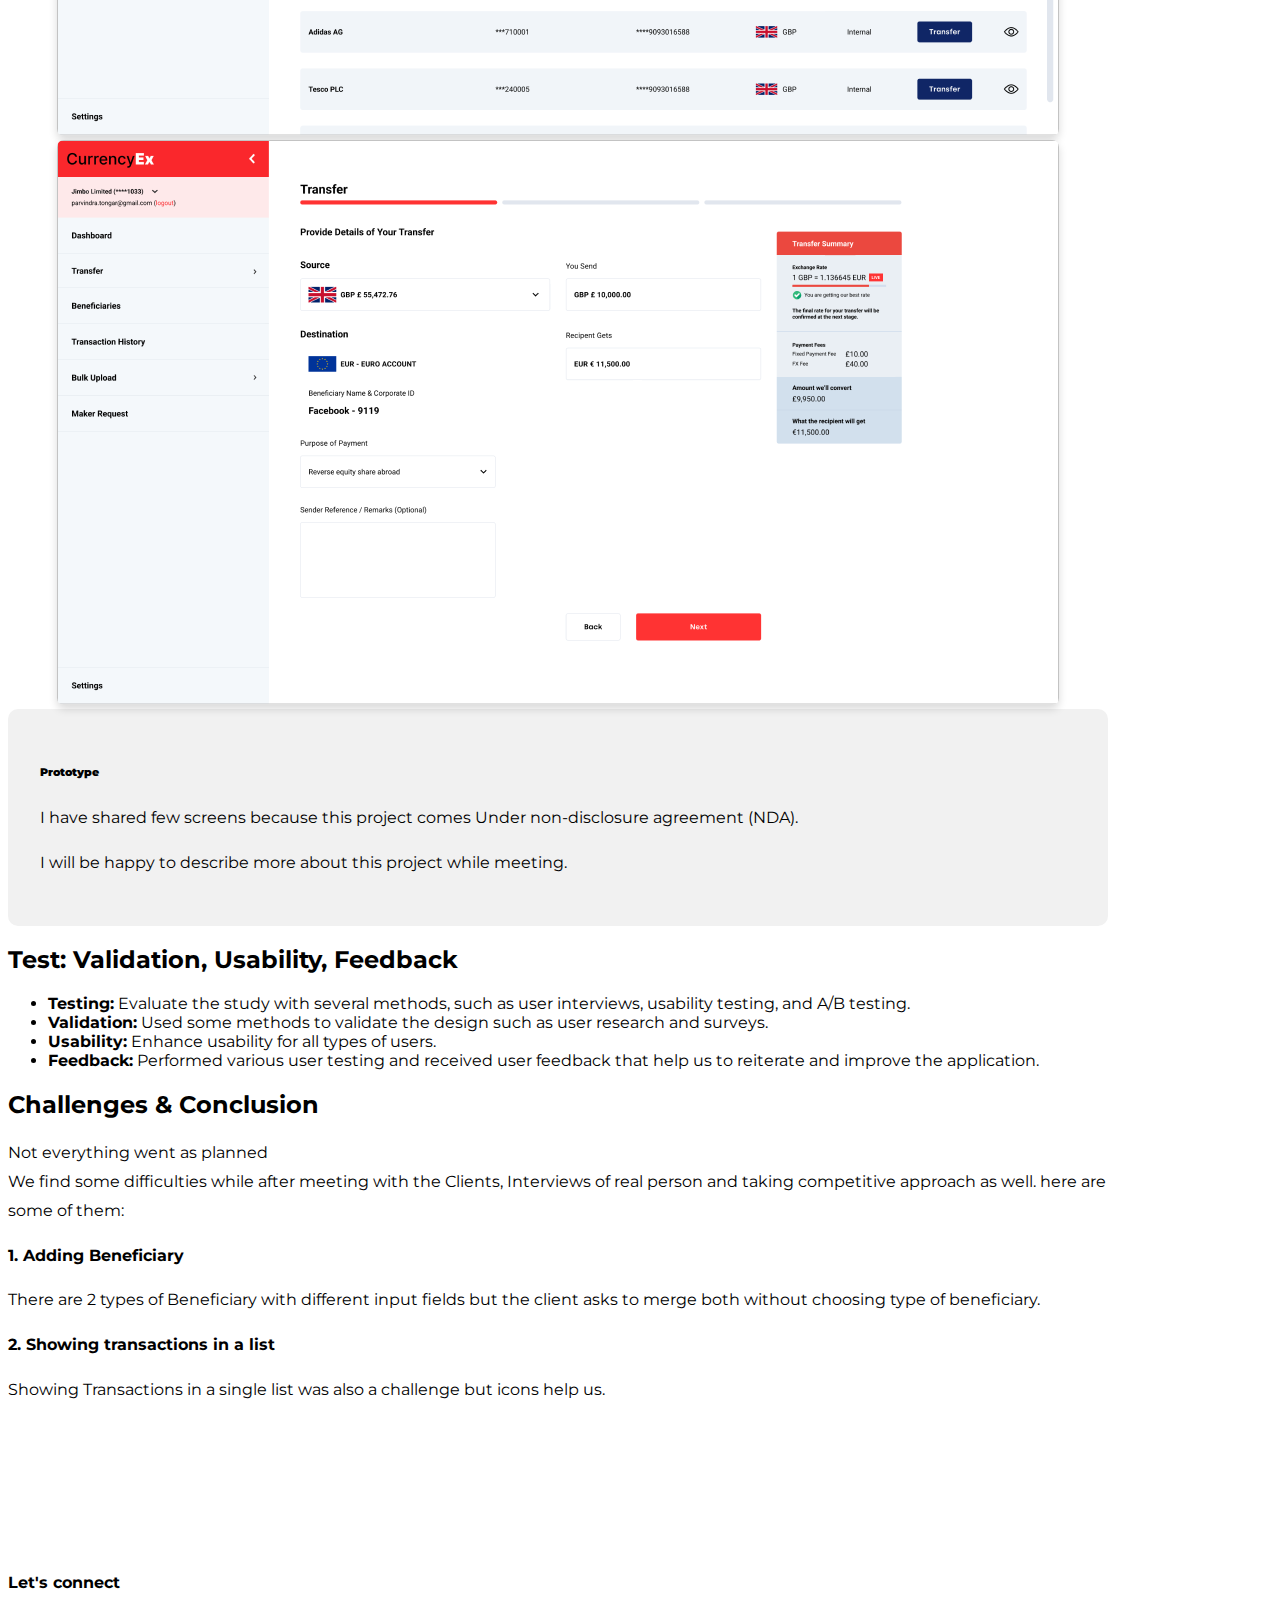
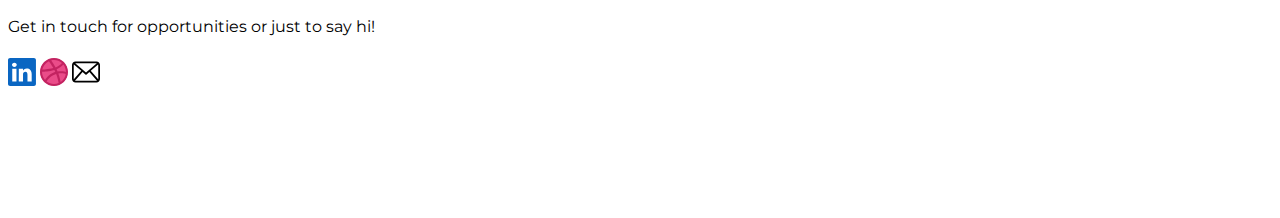
<file: work/case-study-sokin.html>
<!DOCTYPE html>
<html lang="en">

<head>
    <meta charset="UTF-8">
    <meta http-equiv="X-UA-Compatible" content="IE=edge">
    <meta name="viewport" content="width=device-width, initial-scale=1">
    <!-- Bootstrap CSS -->
    <link href="https://cdn.jsdelivr.net/npm/bootstrap@5.0.1/dist/css/bootstrap.min.css" rel="stylesheet"
        integrity="sha384-+0n0xVW2eSR5OomGNYDnhzAbDsOXxcvSN1TPprVMTNDbiYZCxYbOOl7+AMvyTG2x" crossorigin="anonymous">
    <!-- Custom CSS -->
    <link rel="stylesheet" type="text/css" href="../assets/css/style.css">
    <title>UX | Fintech | Web Application </title>
    <!-- Favicon -->
    <link rel="icon" type="image/x-icon" href="../favicon.ico">
    <!-- <link rel="apple-touch-icon" sizes="180x180" href="/../apple-touch-icon.png">
    <link rel="icon" type="image/png" sizes="32x32" href="/../favicon-32x32.png">
    <link rel="icon" type="image/png" sizes="16x16" href="/../favicon-16x16.png">
    <link rel="manifest" href="/../site.webmanifest">
    <link rel="mask-icon" href="/../safari-pinned-tab.svg" color="#5bbad5">
    <meta name="msapplication-TileColor" content="#da532c">
    <meta name="theme-color" content="#ffffff"> -->
</head>

<body>

    <!-- Header Section -->
    <header>
        <nav class="navbar navbar-expand-lg navbar-light bg-transparent">
            <div class="container">
                <a class="navbar-brand" href="../index.html">
                    <div><strong>Parvindra Tongar</strong></div>
                    <div style="font-size: 70%;">UI/UX Designer</div>
                </a>
                <button class="navbar-toggler" type="button" data-bs-toggle="collapse" data-bs-target="#navbarNav"
                    aria-controls="navbarNav" aria-expanded="false" aria-label="Toggle navigation">
                    <span class="navbar-toggler-icon"></span>
                </button>
                <div class="collapse navbar-collapse" id="navbarNav">
                    <ul class="navbar-nav ms-auto">
                        <li class="nav-item">
                            <a class="nav-link" aria-current="page" href="../index.html#recentwork">Work</a>
                        </li>
                        <li class="nav-item">
                            <a class="nav-link"
                                href="mailto:parvtongar@gmail.com?subject=Mail from Parvindra Website">parvtongar@gmail.com</a>
                        </li>
                    </ul>
                </div>
            </div>
        </nav>
    </header>

    <!-- Banner section -->
    <section class="banner-section-crocs">
        <div class="container">
            <div class="row">
                <div class="col-12">
                    <h1 class="my-4 text-white text-center font-weight-bold">B2B FinTech Case Study</h1>
                </div>
                <div class="col">
                    <img src="../assets/img/sokin-main-banner.png" class="img-fluid" alt="Case Study">
                </div>
            </div>
        </div>
    </section>

    <!-- Main Container -->
    <section class="main-container">
        <div class="container white-bg">
            <div class="row">

                <div class="col-12">
                    <p>Parvindra Tongar</p>
                    <h1>Desktop Application for Currency Exchange</h1>
                    <p>We have 4 parts in this project:</p>
                    <ul>
                        <li>Admin Panel</li>
                        <li><strong>Customer web application (Corporate level)</strong></li>
                        <li>Bulk Upload and </li>
                        <li>Manual Transaction</li>
                    </ul>
                    <p>In this Case-Study we are focusing only 2nd one <strong>Customer Web Application</strong>. I
                        would like to introduce about the application first, It is a currency exchange application. A
                        corporate/Individual can signup and assign users with the same corporate and make as many
                        wallets for every supported currency. Then Individual user of one of the corporates can perform
                        the transaction.</p>
                    <p><strong>Project overview:</strong> Our company has developed a desktop application for currency
                        exchange, which allows users to exchange major currencies such as US dollar, Euro, and Indian
                        Rupee, among others. The application have two fees, charged during each exchange: FX fee and
                        Service fee. The FX fee is the exchange rate difference between the currencies, while the
                        Service fee is the fee charged by the company for providing the service.</p>
                </div>
                <div class="col-md-4">
                    <h5>ROLE/TEAM</h5>
                    <p class="m-0"><strong>Role:</strong></p>
                    <ul>
                        <li>Design Lead</li>
                    </ul>
                    <p class="m-0"><strong>Responsibilities:</strong></p>
                    <ul>
                        <li>Design Research</li>
                        <li>Figma Prototype</li>
                        <li>User Flow</li>
                    </ul>
                    <p class="m-0"><strong>Collaborators:</strong></p>
                    <ul>
                        <li>Parvindra Tongar - Design </li>
                        <li>Vivek Raj - Project Manager</li>
                        <li>Tanuj Nagar - Python</li>
                        <li>Sadik Khan - Angular</li>
                    </ul>
                </div>
                <div class="col-md-4">
                    <h5>TOOLS</h5>
                    <ul>
                        <li>Paper and Pen</li>
                        <li>Figma for Design and Prototype</li>

                    </ul>
                </div>
                <div class="col-md-4">
                    <h5>CLIENT/DATE/DURATION</h5>
                    <p class="m-0">UK Based client
                        <br>Dec 2022 - Mar 2023 (1st phase done)
                        <br>It was 12 weeks project
                    </p>
                </div>

                <h2 class="my-5">Overview</h2>
                <div class="col-md-6">
                    <ol>
                        <li>Calculating the currency on Real-time and complete the transaction with that calculation was
                            the challenge, because currency changed frequently.</li>
                        <li>Transparency in Fees.</li>
                        <li>User-friendly Interface: There was calculations and fees, It was a challenge to show all the
                            calculations in a very simple and clean UI.</li>
                        <li>Secure Transactions.</li>
                        <li>Customer Support.</li>
                    </ol>
                    <p>
                        Individuals and businesses often face challenges when it comes to exchanging currencies,
                        especially when dealing with multiple currencies. They may not have access to real-time exchange
                        rates or may be unaware of the fees associated with the exchange. Moreover, the process may not
                        be user-friendly, and users may face security concerns while exchanging currencies. <strong>We
                            focused to create these functionalities.</strong>
                    </p>
                </div>
                <div class="col-md-6">
                    <img src="../assets/img/sokin-1.png" alt="Case Study" class="img-fluid rounded"
                        style="box-shadow: 0 4px 8px rgba(0, 0, 0, .15);">
                </div>

                <!-- Goals -->
                <div class="col-12">
                    <h2 class="my-5">Goals</h2>
                    <p>FinTech application always a challenge to design to take care of every aspect as there are many
                        calculations and fees. So make it simple and understandable to every user we need to manage real
                        time conversion rate and fees visible separately for easy understand.</p>
                    <p><strong>Goal 1 (Currency Exchange):</strong> We are exchanging the currencies on real time so we
                        make sure to complete the flow on given time. If time goes up user needs to get new exchange
                        rate to complete the transaction.</p>
                    <p><strong>Goal 2 (Debit the currency to Beneficiary):</strong> We need to make another system to
                        transfer the currency to a Beneficiary. These are also two types of beneficiary, Same currency
                        and Different currency. Same currency will apply only transfer fee but Different currency will
                        apply both FX fee and Transfer fee.</p>
                    <p><strong>Goal 3 (Credit the currency from Beneficiary):</strong> While credit the currency we need
                        to pay only transaction fee in both conditions either it is a Same currency or Different
                        currency.</p>
                </div>

                <!-- Research & Analysis -->
                <div class="col-12">
                    <h2 class="my-5">Research & Analysis</h2>
                    <p>Our team discussed with the client to understand the business. After getting business
                        requirements we start working on what to create.First we created some ‘Paper Wireframes’ to
                        discuss internal team after deciding what we will give to the client.Then I started research on
                        it for 1-2 days and start collecting data from different sources to better understand what will
                        be the best solution.I started working on Figma design. After completed 3-4 screens, we shared
                        it with the client to know about design and flow we are following is in the right direction.</p>
                    <p>
                        <strong>Research Methodology:</strong> User Surveys, Interviews and Usability Testing.
                        <br>
                        <strong>Findings:</strong> Finding patterns, Trends, User behaviour, needs and pain points to
                        help understand the user behaviour and stockholders.
                        <br>
                        <strong>How we apply research findings:</strong> After finding users pain points by
                        interviewing, we applied the research into design.
                        <br>
                        <strong>Competitor and Feature Analysis:</strong> Through research with competitive application
                        we identify opportunities and discover some ideas.
                    </p>
                    <img src="../assets/img/sokin-2.png" alt="Case Study" class="img-fluid my-3 rounded">
                    <p><strong>Key Takeaways:</strong> After conducting User Interviews and take competitive Analysis,
                        we are at a higher point where we can visualise ui and ux flow better. </p>
                </div>

                <!-- User Persona -->
                <div class="col-12">
                    <h2 class="my-5">User Persona</h2>
                    <center>
                        <img src="../assets/img/sokin-3.png" alt="Case Study" class="img-fluid my-3 rounded"
                            style="box-shadow: 0 4px 8px rgba(0, 0, 0, .15);">
                    </center>
                </div>

                <!-- User Flow -->
                <div class="col-12">
                    <h2 class="my-5">User Flow</h2>
                    <p>This flow is explaining how user will start and process the journey and complete it.</p>
                    <center>
                        <img src="../assets/img/sokin-4.png" alt="Case Study" class="img-fluid my-3 rounded"
                            style="box-shadow: 0 4px 8px rgba(0, 0, 0, .15);">
                    </center>
                </div>

                <!-- Visual Design & Prototype -->
                <div class="col-12">
                    <h2 class="my-5">Visual Design & Prototype</h2>
                    <p>The next plan of action was to create colour palettes and typography that would help communicate
                        the brand’s identity and also give the product an exciting feel.</p>
                    <h6 class="mt-4"><strong>Style guide</strong></h6>
                    <center>
                        <img src="../assets/img/sokin-5.png" alt="Case Study" class="img-fluid my-3 rounded"
                            style="box-shadow: 0 4px 8px rgba(0, 0, 0, .15);">
                    </center>
                    <h6 class="mt-4"><strong>High Fidelity Designs</strong></h6>
                    <div>
                        <center>
                            <img src="../assets/img/sokin-6.png" alt="Case Study" class="img-fluid my-3 rounded"
                                style="box-shadow: 0 4px 8px rgba(0, 0, 0, .15);">
                        </center>
                        <center>
                            <img src="../assets/img/sokin-7.png" alt="Case Study" class="img-fluid my-3 rounded"
                                style="box-shadow: 0 4px 8px rgba(0, 0, 0, .15);">
                        </center>
                    </div>
                    <div class="mt-4" style="background-color: #F1F1F1; border-radius: 10px; padding: 2rem 2rem;">
                        <h6><strong>Prototype</strong></h6>
                        <p>I have shared few screens because this project comes Under non-disclosure agreement (NDA).
                        </p>
                        <p>I will be happy to describe more about this project while meeting.</p>
                    </div>
                </div>

                <!-- Test: Validation, Usability, Feedback -->
                <div class="col-12">
                    <h2 class="my-5">Test: Validation, Usability, Feedback</h2>
                    <ul>
                        <li><strong>Testing:</strong> Evaluate the study with several methods, such as user interviews,
                            usability testing, and A/B testing.</li>
                        <li><strong>Validation:</strong> Used some methods to validate the design such as user research
                            and surveys.</li>
                        <li><strong>Usability:</strong> Enhance usability for all types of users.</li>
                        <li><strong>Feedback:</strong> Performed various user testing and received user feedback that
                            help us to reiterate and improve the application.</li>
                    </ul>
                </div>

                <!-- Challenges & Conclusion -->
                <div class="col-12">
                    <h2 class="my-5">Challenges & Conclusion</h2>
                    <p>
                        Not everything went as planned <br>
                        We find some difficulties while after meeting with the Clients, Interviews of real person and
                        taking competitive approach as well.
                        here are some of them:
                    </p>
                    <div class="row mt-4">
                        <div class="col-md-6">
                            <p><strong>1. Adding Beneficiary</strong></p>
                            <p>There are 2 types of Beneficiary with different input fields but the client asks to merge
                                both without choosing type of beneficiary.</p>
                        </div>
                        <div class="col-md-6">
                            <p><strong>2. Showing transactions in a list</strong></p>
                            <p>Showing Transactions in a single list was also a challenge but icons help us.</p>
                        </div>
                    </div>
                </div>
            </div>
        </div>

    </section>

    <!-- Footer Section -->
    <footer>
        <div class="container">
            <div class="row">
                <div class="col text-center">
                    <h4>Let's connect</h4>
                    <p class="small">Get in touch for opportunities or just to say hi!</p>
                    <div>
                        <a href="https://www.linkedin.com/in/parvindra-tongar/" target="_blank"
                            class="me-3 social_links"><img src="../assets/img/social_linkedin.svg" class="icon-footer"
                                alt="LinkedIn" title="LinkedIn"></a>
                        <a href="https://dribbble.com/parvindra-tongar" target="_blank" class="me-3 social_links"><img
                                src="../assets/img/social_dribbble.svg" class="icon-footer" alt="Dribbble"
                                title="Dribbble"></a>
                        <a href="mailto:parvtongar@gmail.com?subject=Mail from Parvindra Website"
                            class="social_links"><img src="../assets/img/social_envalop.svg" class="icon-footer"
                                alt="E-Mail" title="E-Mail"></a>
                    </div>

                </div>
            </div>
        </div>
    </footer>

    <!-- Bootstrap Bundle with Popper -->
    <script src="https://cdn.jsdelivr.net/npm/bootstrap@5.0.1/dist/js/bootstrap.bundle.min.js"
        integrity="sha384-gtEjrD/SeCtmISkJkNUaaKMoLD0//ElJ19smozuHV6z3Iehds+3Ulb9Bn9Plx0x4"
        crossorigin="anonymous"></script>
</body>

</html>
</file>
<file: assets/css/style.css>
@import url('https://fonts.googleapis.com/css2?family=Montserrat:wght@300;400;500&display=swap');

body {
	font-family: 'Montserrat', sans-serif;
}

.container {
	max-width: 1100px;
}

@media only screen and (max-width:768px) {
	.container {
		padding-left: 1rem;
		padding-right: 1rem;
	}
}

.h1, h1 {
    font-size: 2rem;
	font-weight: 600;
}

.text-300 {
    font-weight: 300;
}

/* HEADER SECTION */
header {
	padding-top: 1rem;
	padding-bottom: 1rem;
}
nav.navbar ul.navbar-nav li {
	margin-left: 2rem;
}
nav.navbar ul.navbar-nav li a {
	position: relative;
	padding: 0 !important;
}
.navbar-light .navbar-nav .nav-link {
    color: rgba(0,0,0,.95);
}
.navbar-light .navbar-nav .nav-link:hover {
    color: rgba(0,0,0,1);
}
nav.navbar ul.navbar-nav li a::after {
    content: '';
    position: absolute;
    bottom: 0;
    left: 0;
    height: 8px;
    width: 25%;
    background-color: #fcf113;
    visibility: hidden;
    opacity: 0;
    -webkit-transition: all .3s;
    transition: all .3s;
}
nav.navbar ul.navbar-nav li a:hover::after {
    width: 100%;
    background-color: #fcf113;
    color: #fcf113;
    visibility: visible;
    opacity: 1;
    margin-bottom: 0;
    z-index: -1;
}

/* BIO SECTION */
.bio-section {
	margin-top: 6rem;
	margin-bottom: 6rem;
}
.my-img {
	border-radius: 50%;
	border: solid 3px #fcf113;
	filter: grayscale(100%);
}
.my-img:hover {
	filter: grayscale(0%);
}

/* LATEST PROJECTS */
.card_one {
	background-image: linear-gradient(to right, #ededed, #ededed);
}
.card_two {
	background-image: linear-gradient(to right, #ffdf95, #ffe993);
}
.card_three {
	background-image: linear-gradient(to right, #73d6bb, #a0e8d1);
}

/* FOOTER SECTION */
footer {
	margin-top: 6rem;
	margin-bottom: 8rem;
}

.icon-footer {
	width: 1.75rem;
}

.social_links img {
	transform: scale(1);
	-webkit-transform: scale(1);
	transition: transform 450ms ease, -webkit-transform 450ms ease;
}
.social_links:hover img {
	transform: scale(1.1);
	-webkit-transform: scale(1.1);
}

/* Banner Section */
section.banner-section-crocs {
	background-image: linear-gradient(to right, #ff3333, #ff3333);
	padding-top: 3rem;
	/* padding-bottom: 1px; */
}
section.banner-section-blue {
	background-image: linear-gradient(to right, #0551C2, #0551C2);
	padding-top: 3rem;
	/* padding-bottom: 1px; */
}
section.banner-section-orange {
	background-image: linear-gradient(to bottom, #F2500A, #FF9311);
	padding-top: 3rem;
	padding-bottom: 1px;
}

/* section {
	padding: 3.5rem 0;
} */

.light-green-bg {
  background-color: #eafffa;
	padding: 3.5rem 0;
}

.light-orange-bg {
  background-color: #FFEED9;
	padding: 3.5rem 0;
}

.white-bg {
    background-color: #ffffff;
	padding: 3.5rem 0;
}

p {
	line-height: 1.8rem;
}

.rounded {
	border-radius: 7px !important;
}
</file>
